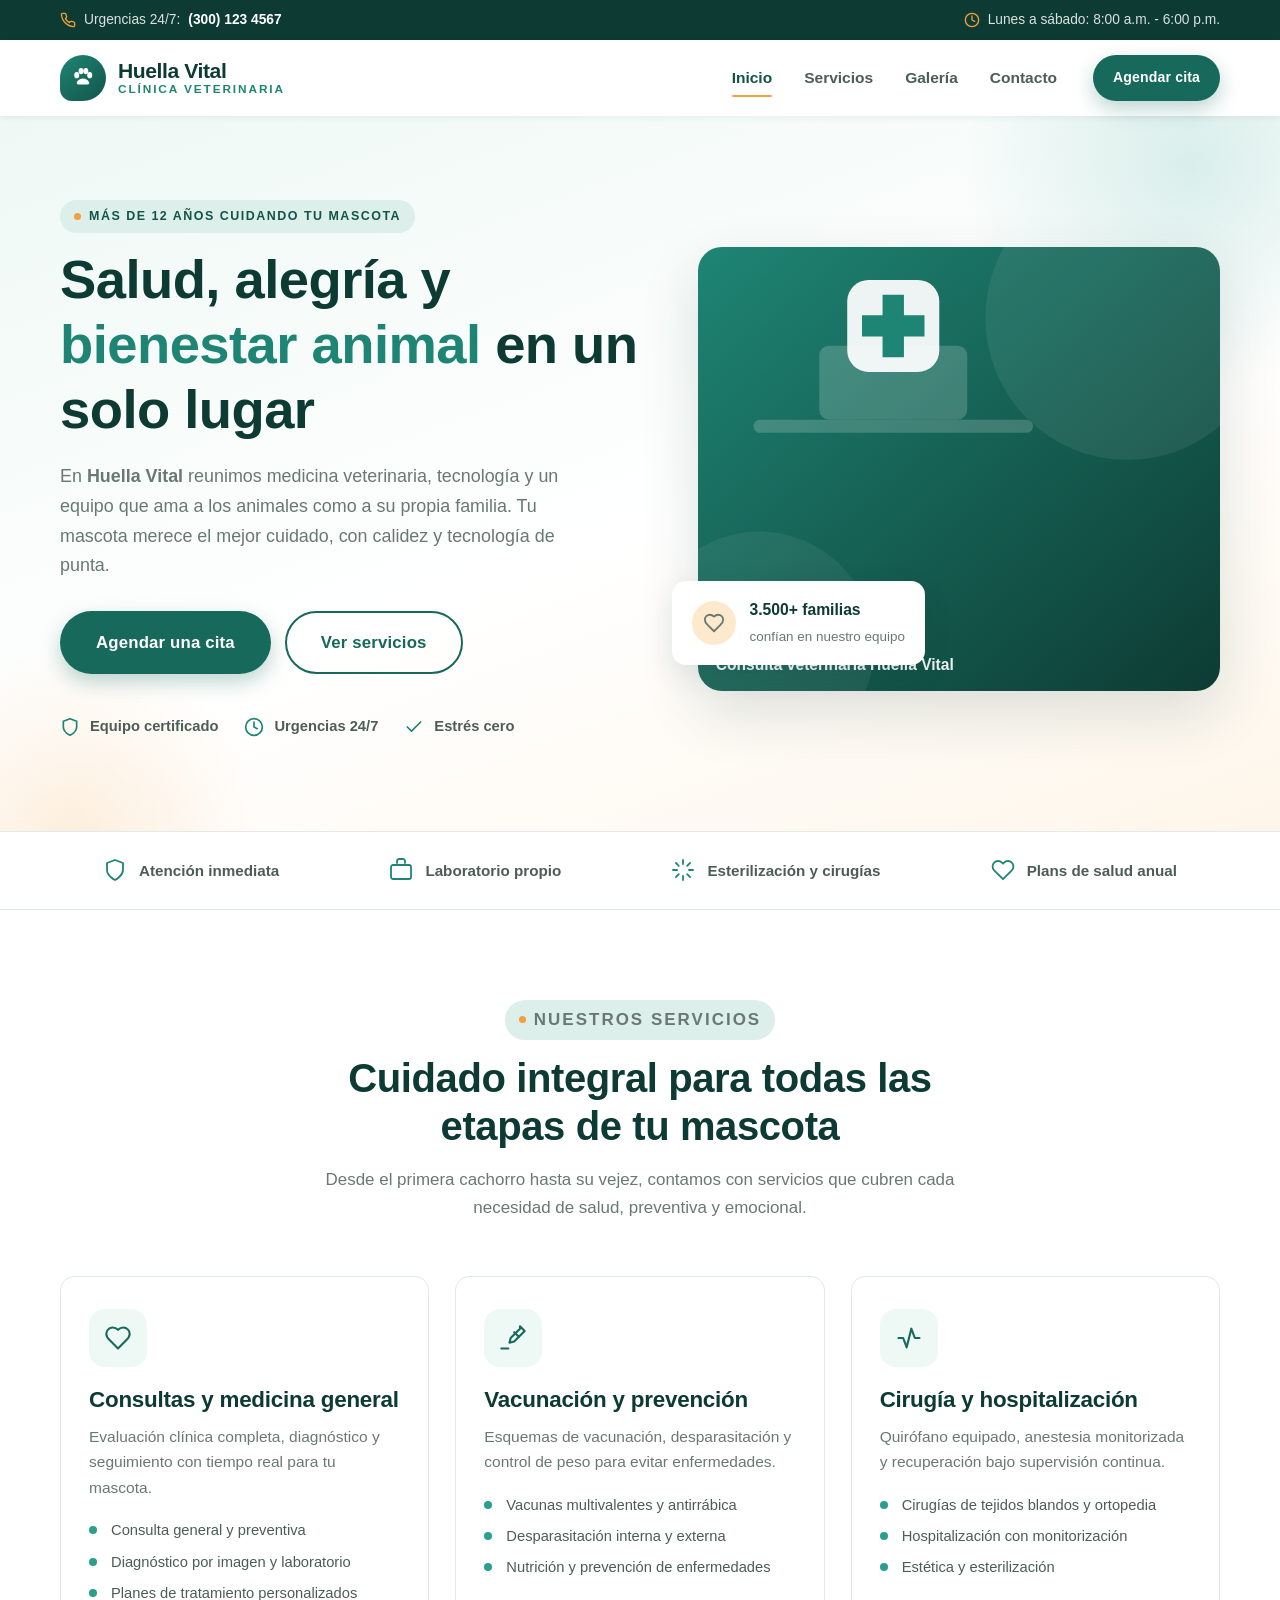
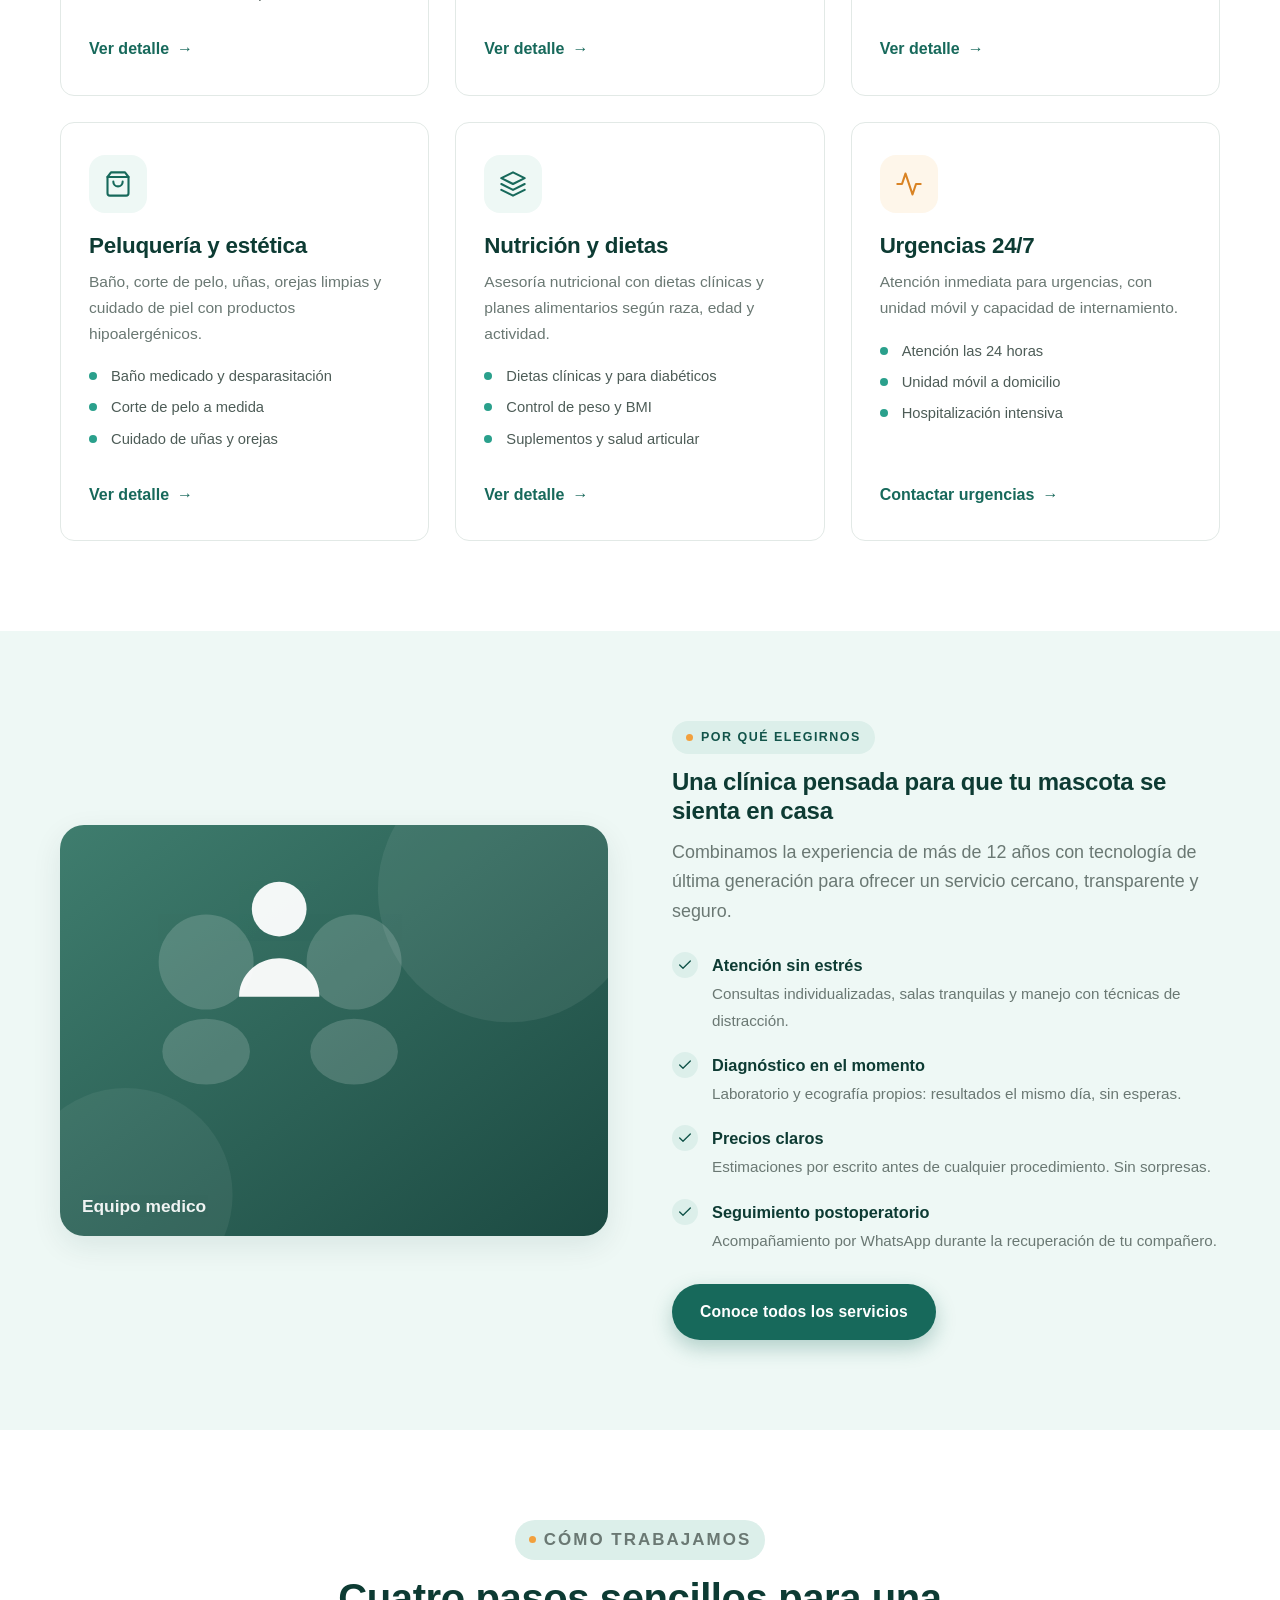
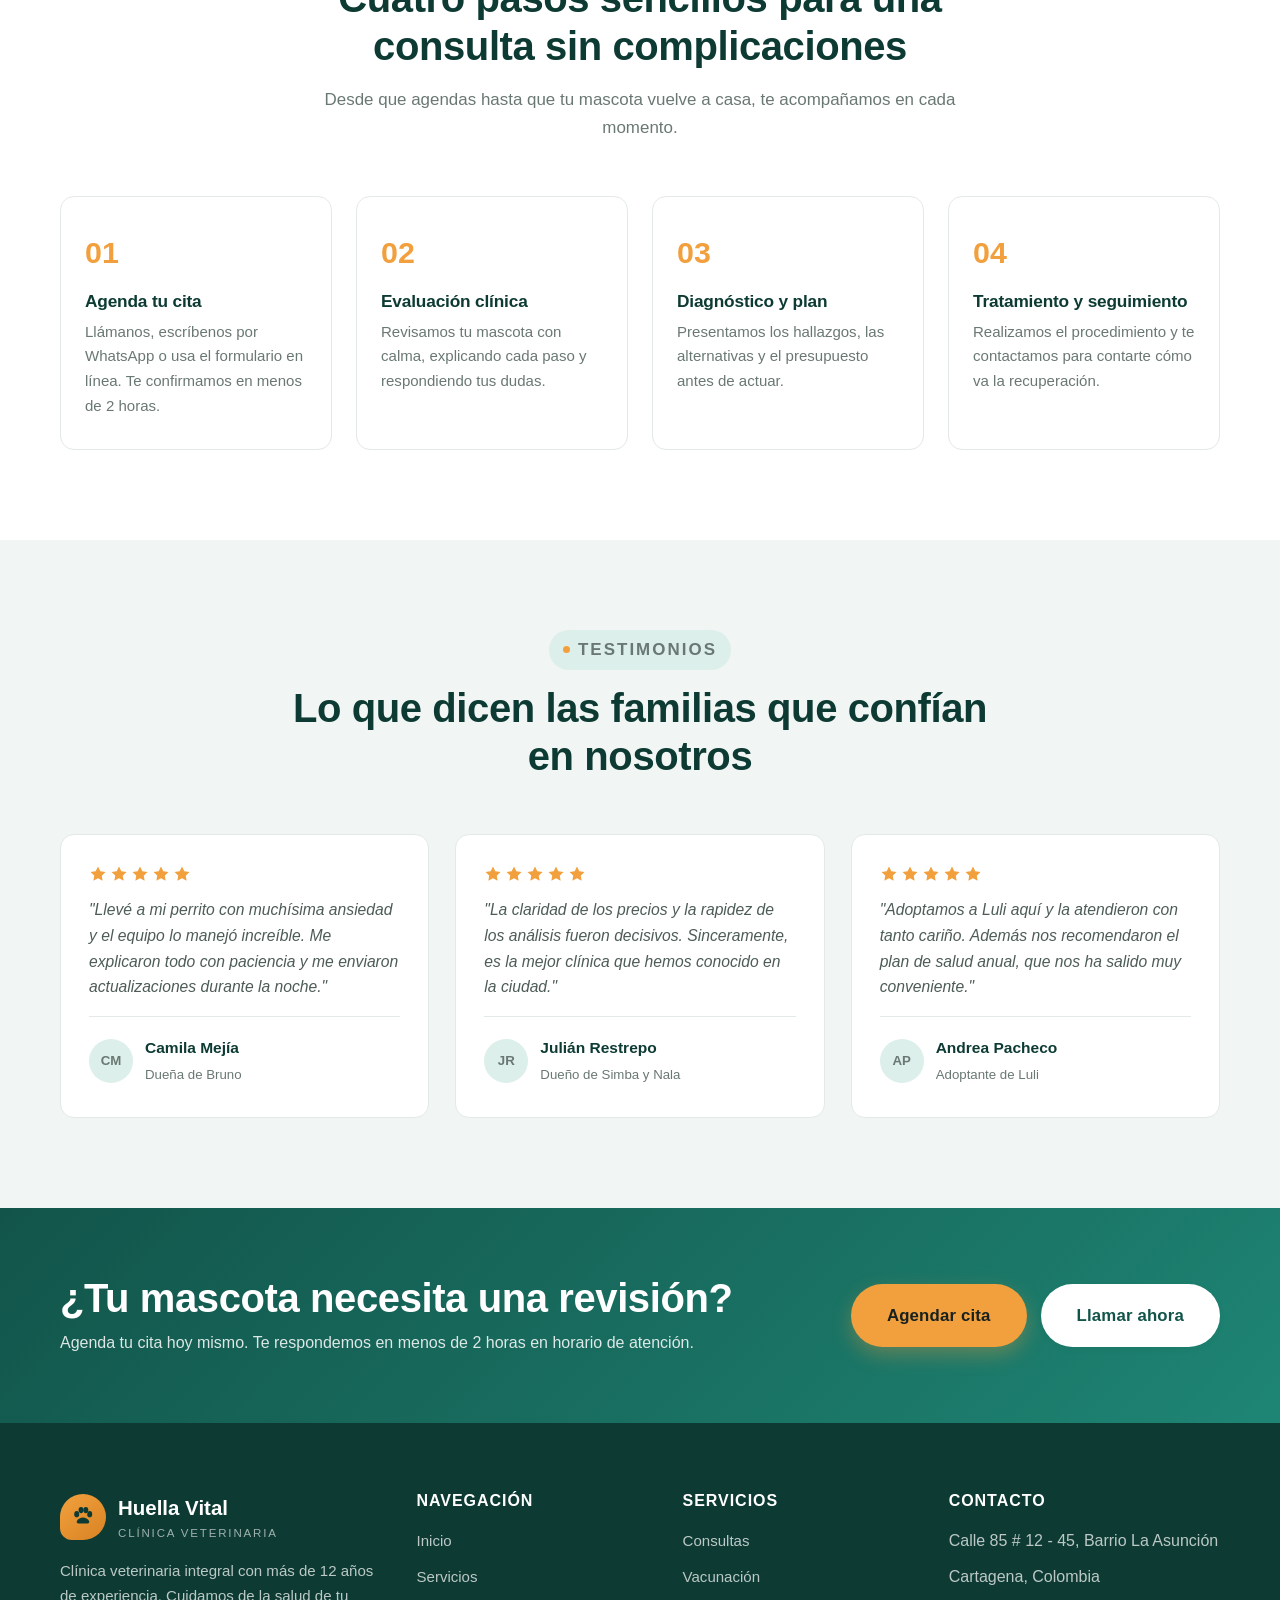
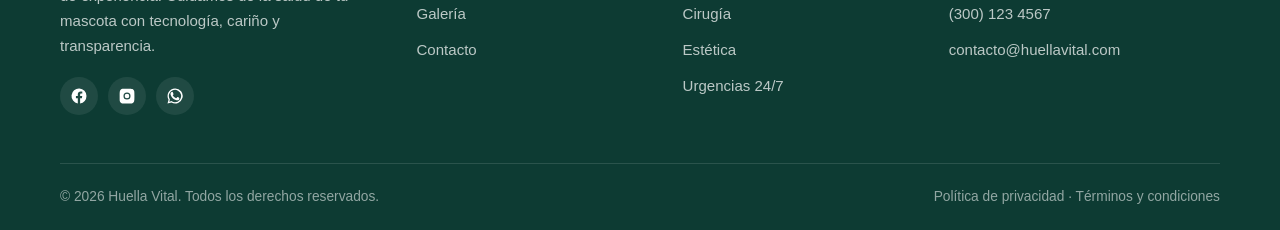
<file: index.html>
<!DOCTYPE html>
<html lang="es">
<head>
  <meta charset="UTF-8">
  <meta name="viewport" content="width=device-width, initial-scale=1.0">
  <meta name="description" content="Huella Vital es una clínica veterinaria integral: consultas, vacunación, cirugía, peluquería, hospitalización y urgencias 24/7 para tus mascotas.">
  <meta name="author" content="Huella Vital - Clínica Veterinaria">
  <meta name="keywords" content="veterinaria, clínica veterinaria, veterinaria Cartagena, consultas veterinarias, vacunación, urgencias veterinarias">
  <title>Huella Vital | Clínica Veterinaria - Cuidado integral para tu mascota</title>

  <link rel="icon" href="images/favicon.svg" type="image/svg+xml">
  <link rel="stylesheet" href="css/style.css">
  <script>document.documentElement.classList.add('js');</script>
</head>
<body>

  <!-- ======================= BARRA SUPERIOR ======================= -->
  <div class="topbar">
    <div class="container topbar__inner">
      <p class="topbar__item">
        <svg class="topbar__icon" viewBox="0 0 24 24" fill="none" stroke="currentColor" stroke-width="2" stroke-linecap="round" stroke-linejoin="round" aria-hidden="true">
          <path d="M22 16.92v3a2 2 0 0 1-2.18 2 19.79 19.79 0 0 1-8.63-3.07 19.5 19.5 0 0 1-6-6A19.79 19.79 0 0 1 2.12 4.18 2 2 0 0 1 4.11 2h3a2 2 0 0 1 2 1.72c.13.96.36 1.9.7 2.81a2 2 0 0 1-.45 2.11L8.09 9.91a16 16 0 0 0 6 6l1.27-1.27a2 2 0 0 1 2.11-.45c.9.34 1.85.57 2.81.7A2 2 0 0 1 22 16.92z"/>
        </svg>
        Urgencias 24/7: <a href="tel:+573001234567">(300) 123 4567</a>
      </p>
      <p class="topbar__item topbar__item--extra">
        <svg class="topbar__icon" viewBox="0 0 24 24" fill="none" stroke="currentColor" stroke-width="2" stroke-linecap="round" stroke-linejoin="round" aria-hidden="true">
          <circle cx="12" cy="12" r="10"/><polyline points="12 6 12 12 16 14"/>
        </svg>
        Lunes a sábado: 8:00 a.m. - 6:00 p.m.
      </p>
    </div>
  </div>

  <!-- ======================= CABECERA ======================= -->
  <header class="site-header">
    <div class="container">
      <div class="navbar__inner">

        <a class="brand" href="index.html" aria-label="Huella Vital, ir al inicio">
          <span class="brand__mark" aria-hidden="true">
            <svg viewBox="0 0 24 24"><path d="M12 12.5c-2.2 0-4.6 1.4-5.6 3.2-.6 1.1.2 2.4 1.5 2.4h8.2c1.3 0 2.1-1.3 1.5-2.4-1-1.8-3.4-3.2-5.6-3.2z"/><ellipse cx="6.2" cy="9.4" rx="2.3" ry="2.9"/><ellipse cx="10.2" cy="5.6" rx="2.3" ry="2.9"/><ellipse cx="14.6" cy="5.6" rx="2.3" ry="2.9"/><ellipse cx="18.2" cy="9.4" rx="2.3" ry="2.9"/></svg>
          </span>
          <span class="brand__text">
            <strong>Huella Vital</strong>
            <small>Clínica veterinaria</small>
          </span>
        </a>

        <nav class="nav" id="main-nav" aria-label="Navegación principal">
          <ul class="nav__list">
            <li><a class="nav__link" href="index.html">Inicio</a></li>
            <li><a class="nav__link" href="servicios.html">Servicios</a></li>
            <li><a class="nav__link" href="galeria.html">Galería</a></li>
            <li><a class="nav__link" href="contacto.html">Contacto</a></li>
          </ul>
          <a class="btn btn--primary btn--sm nav__cta" href="contacto.html#contacto-form">Agendar cita</a>
        </nav>

        <button class="nav__toggle" type="button" aria-expanded="false" aria-controls="main-nav" aria-label="Abrir menú de navegación">
          <span></span><span></span><span></span>
        </button>

      </div>
    </div>
  </header>

  <main>
    <!-- ======================= HERO ======================= -->
    <section class="hero">
      <div class="container">
        <div class="hero__inner">

          <div class="hero__content">
            <p class="eyebrow">Más de 12 años cuidando tu mascota</p>
            <h1 class="hero__title">Salud, alegría y <span>bienestar animal</span> en un solo lugar</h1>
            <p class="hero__text">
              En <strong>Huella Vital</strong> reunimos medicina veterinaria, tecnología
              y un equipo que ama a los animales como a su propia familia. Tu mascota
              merece el mejor cuidado, con calidez y tecnología de punta.
            </p>

            <div class="hero__actions">
              <a class="btn btn--primary btn--lg" href="contacto.html#contacto-form">Agendar una cita</a>
              <a class="btn btn--outline btn--lg" href="servicios.html">Ver servicios</a>
            </div>

            <div class="hero__badges">
              <span class="hero__badge">
                <svg viewBox="0 0 24 24" fill="none" stroke="currentColor" stroke-width="2" stroke-linecap="round" stroke-linejoin="round" aria-hidden="true"><path d="M12 22s8-4 8-10V5l-8-3-8 3v7c0 6 8 10 8 10z"/></svg>
                Equipo certificado
              </span>
              <span class="hero__badge">
                <svg viewBox="0 0 24 24" fill="none" stroke="currentColor" stroke-width="2" stroke-linecap="round" stroke-linejoin="round" aria-hidden="true"><circle cx="12" cy="12" r="10"/><polyline points="12 6 12 12 16 14"/></svg>
                Urgencias 24/7
              </span>
              <span class="hero__badge">
                <svg viewBox="0 0 24 24" fill="none" stroke="currentColor" stroke-width="2" stroke-linecap="round" stroke-linejoin="round" aria-hidden="true"><path d="M20 6 9 17l-5-5"/></svg>
                Estrés cero
              </span>
            </div>
          </div>

          <div class="hero__visual">
            <div class="hero__image">
              <img src="images/hero.svg" alt="Perro y gato en una consulta veterinaria de Huella Vital" width="640" height="540">
            </div>
            <div class="hero__card">
              <span class="hero__card-icon" aria-hidden="true">
                <svg viewBox="0 0 24 24" fill="none" stroke="currentColor" stroke-width="2" stroke-linecap="round" stroke-linejoin="round"><path d="M19 14c1.49-1.46 3-3.21 3-5.5A5.5 5.5 0 0 0 16.5 3c-1.76 0-3 .5-4.5 2-1.5-1.5-2.74-2-4.5-2A5.5 5.5 0 0 0 2 8.5c0 2.3 1.5 4.05 3 5.5l7 7Z"/></svg>
              </span>
              <div>
                <strong>3.500+ familias</strong>
                <span>confían en nuestro equipo</span>
              </div>
            </div>
          </div>

        </div>
      </div>
    </section>

    <!-- ======================= BARRA DE CONFIANZA ======================= -->
    <section class="trust" aria-label="Nuestros servicios destacados">
      <div class="container">
        <div class="trust__inner">
          <span class="trust__item">
            <svg viewBox="0 0 24 24" fill="none" stroke="currentColor" stroke-width="1.8" stroke-linecap="round" stroke-linejoin="round" aria-hidden="true"><path d="M12 22s8-4 8-10V5l-8-3-8 3v7c0 6 8 10 8 10z"/></svg>
            Atención inmediata
          </span>
          <span class="trust__item">
            <svg viewBox="0 0 24 24" fill="none" stroke="currentColor" stroke-width="1.8" stroke-linecap="round" stroke-linejoin="round" aria-hidden="true"><rect x="2" y="7" width="20" height="14" rx="2"/><path d="M16 5V3a2 2 0 0 0-2-2h-4a2 2 0 0 0-2 2v2"/></svg>
            Laboratorio propio
          </span>
          <span class="trust__item">
            <svg viewBox="0 0 24 24" fill="none" stroke="currentColor" stroke-width="1.8" stroke-linecap="round" stroke-linejoin="round" aria-hidden="true"><path d="M12 2v4M12 18v4M4.9 4.9l2.9 2.9M16.2 16.2l2.9 2.9M2 12h4M18 12h4M4.9 19.1l2.9-2.9M16.2 7.8l2.9-2.9"/></svg>
            Esterilización y cirugías
          </span>
          <span class="trust__item">
            <svg viewBox="0 0 24 24" fill="none" stroke="currentColor" stroke-width="1.8" stroke-linecap="round" stroke-linejoin="round" aria-hidden="true"><path d="M20.8 4.6a5.5 5.5 0 0 0-7.8 0L12 5.7l-1-1.1a5.5 5.5 0 0 0-7.8 7.8l8.8 8.8 8.8-8.8a5.5 5.5 0 0 0 0-7.8z"/></svg>
            Plans de salud anual
          </span>
        </div>
      </div>
    </section>

    <!-- ======================= SERVICIOS ======================= -->
    <section class="section" id="servicios">
      <div class="container">
        <div class="section-head reveal">
          <p class="eyebrow">Nuestros servicios</p>
          <h2>Cuidado integral para todas las etapas de tu mascota</h2>
          <p>Desde el primera cachorro hasta su vejez, contamos con servicios que cubren cada necesidad de salud, preventiva y emocional.</p>
        </div>

        <div class="grid grid--3">
          <article class="card reveal">
            <span class="card__icon" aria-hidden="true">
              <svg viewBox="0 0 24 24" fill="none" stroke="currentColor" stroke-width="1.8" stroke-linecap="round" stroke-linejoin="round"><path d="M19 14c1.49-1.46 3-3.21 3-5.5A5.5 5.5 0 0 0 16.5 3c-1.76 0-3 .5-4.5 2-1.5-1.5-2.74-2-4.5-2A5.5 5.5 0 0 0 2 8.5c0 2.3 1.5 4.05 3 5.5l7 7Z"/></svg>
            </span>
            <h3>Consultas y medicina general</h3>
            <p>Evaluación clínica completa, diagnóstico y seguimiento con tiempo real para tu mascota.</p>
            <ul>
              <li>Consulta general y preventiva</li>
              <li>Diagnóstico por imagen y laboratorio</li>
              <li>Planes de tratamiento personalizados</li>
            </ul>
            <div class="card__footer">
              <a class="link-arrow" href="servicios.html">Ver detalle</a>
            </div>
          </article>

          <article class="card reveal reveal-delay-1">
            <span class="card__icon" aria-hidden="true">
              <svg viewBox="0 0 24 24" fill="none" stroke="currentColor" stroke-width="1.8" stroke-linecap="round" stroke-linejoin="round"><path d="m18 2 4 4-9 9-4 1 1-4 8-8z"/><path d="m13 7 4 4"/><path d="M2 21h6"/></svg>
            </span>
            <h3>Vacunación y prevención</h3>
            <p>Esquemas de vacunación, desparasitación y control de peso para evitar enfermedades.</p>
            <ul>
              <li>Vacunas multivalentes y antirrábica</li>
              <li>Desparasitación interna y externa</li>
              <li>Nutrición y prevención de enfermedades</li>
            </ul>
            <div class="card__footer">
              <a class="link-arrow" href="servicios.html">Ver detalle</a>
            </div>
          </article>

          <article class="card reveal reveal-delay-2">
            <span class="card__icon" aria-hidden="true">
              <svg viewBox="0 0 24 24" fill="none" stroke="currentColor" stroke-width="1.8" stroke-linecap="round" stroke-linejoin="round"><path d="M3 12h4l3 8 4-16 3 8h4"/></svg>
            </span>
            <h3>Cirugía y hospitalización</h3>
            <p>Quirófano equipado, anestesia monitorizada y recuperación bajo supervisión continua.</p>
            <ul>
              <li>Cirugías de tejidos blandos y ortopedia</li>
              <li>Hospitalización con monitorización</li>
              <li>Estética y esterilización</li>
            </ul>
            <div class="card__footer">
              <a class="link-arrow" href="servicios.html">Ver detalle</a>
            </div>
          </article>

          <article class="card reveal">
            <span class="card__icon" aria-hidden="true">
              <svg viewBox="0 0 24 24" fill="none" stroke="currentColor" stroke-width="1.8" stroke-linecap="round" stroke-linejoin="round"><path d="M6 2 3 6v14a2 2 0 0 0 2 2h14a2 2 0 0 0 2-2V6l-3-4z"/><path d="M3 6h18"/><path d="M16 10a4 4 0 0 1-8 0"/></svg>
            </span>
            <h3>Peluquería y estética</h3>
            <p>Baño, corte de pelo, uñas, orejas limpias y cuidado de piel con productos hipoalergénicos.</p>
            <ul>
              <li>Baño medicado y desparasitación</li>
              <li>Corte de pelo a medida</li>
              <li>Cuidado de uñas y orejas</li>
            </ul>
            <div class="card__footer">
              <a class="link-arrow" href="servicios.html">Ver detalle</a>
            </div>
          </article>

          <article class="card reveal reveal-delay-1">
            <span class="card__icon" aria-hidden="true">
              <svg viewBox="0 0 24 24" fill="none" stroke="currentColor" stroke-width="1.8" stroke-linecap="round" stroke-linejoin="round"><path d="M12 2 2 7l10 5 10-5-10-5z"/><path d="m2 17 10 5 10-5"/><path d="m2 12 10 5 10-5"/></svg>
            </span>
            <h3>Nutrición y dietas</h3>
            <p>Asesoría nutricional con dietas clínicas y planes alimentarios según raza, edad y actividad.</p>
            <ul>
              <li>Dietas clínicas y para diabéticos</li>
              <li>Control de peso y BMI</li>
              <li>Suplementos y salud articular</li>
            </ul>
            <div class="card__footer">
              <a class="link-arrow" href="servicios.html">Ver detalle</a>
            </div>
          </article>

          <article class="card card--accent reveal reveal-delay-2">
            <span class="card__icon" aria-hidden="true">
              <svg viewBox="0 0 24 24" fill="none" stroke="currentColor" stroke-width="1.8" stroke-linecap="round" stroke-linejoin="round"><path d="M22 12h-4l-3 9L9 3l-3 9H2"/></svg>
            </span>
            <h3>Urgencias 24/7</h3>
            <p>Atención inmediata para urgencias, con unidad móvil y capacidad de internamiento.</p>
            <ul>
              <li>Atención las 24 horas</li>
              <li>Unidad móvil a domicilio</li>
              <li>Hospitalización intensiva</li>
            </ul>
            <div class="card__footer">
              <a class="link-arrow" href="contacto.html">Contactar urgencias</a>
            </div>
          </article>
        </div>
      </div>
    </section>

    <!-- ======================= POR QUÉ NOSOTROS ======================= -->
    <section class="section section--alt">
      <div class="container">
        <div class="split">
          <div class="split__media reveal">
            <img src="images/equipo.svg" alt="Equipo médico de la clínica veterinaria Huella Vital" width="600" height="450" loading="lazy">
          </div>

          <div class="reveal reveal-delay-1">
            <p class="eyebrow">Por qué elegirnos</p>
            <h2>Una clínica pensada para que tu mascota se sienta en casa</h2>
            <p class="lead">Combinamos la experiencia de más de 12 años con tecnología de última generación para ofrecer un servicio cercano, transparente y seguro.</p>

            <ul class="feature-list">
              <li>
                <svg viewBox="0 0 24 24" fill="none" stroke="currentColor" stroke-width="2" stroke-linecap="round" stroke-linejoin="round" aria-hidden="true"><path d="M20 6 9 17l-5-5"/></svg>
                <div>
                  <strong>Atención sin estrés</strong>
                  <span>Consultas individualizadas, salas tranquilas y manejo con técnicas de distracción.</span>
                </div>
              </li>
              <li>
                <svg viewBox="0 0 24 24" fill="none" stroke="currentColor" stroke-width="2" stroke-linecap="round" stroke-linejoin="round" aria-hidden="true"><path d="M20 6 9 17l-5-5"/></svg>
                <div>
                  <strong>Diagnóstico en el momento</strong>
                  <span>Laboratorio y ecografía propios: resultados el mismo día, sin esperas.</span>
                </div>
              </li>
              <li>
                <svg viewBox="0 0 24 24" fill="none" stroke="currentColor" stroke-width="2" stroke-linecap="round" stroke-linejoin="round" aria-hidden="true"><path d="M20 6 9 17l-5-5"/></svg>
                <div>
                  <strong>Precios claros</strong>
                  <span>Estimaciones por escrito antes de cualquier procedimiento. Sin sorpresas.</span>
                </div>
              </li>
              <li>
                <svg viewBox="0 0 24 24" fill="none" stroke="currentColor" stroke-width="2" stroke-linecap="round" stroke-linejoin="round" aria-hidden="true"><path d="M20 6 9 17l-5-5"/></svg>
                <div>
                  <strong>Seguimiento postoperatorio</strong>
                  <span>Acompañamiento por WhatsApp durante la recuperación de tu compañero.</span>
                </div>
              </li>
            </ul>

            <a class="btn btn--primary" href="servicios.html">Conoce todos los servicios</a>
          </div>
        </div>
      </div>
    </section>

    <!-- ======================= PROCESO ======================= -->
    <section class="section">
      <div class="container">
        <div class="section-head reveal">
          <p class="eyebrow">Cómo trabajamos</p>
          <h2>Cuatro pasos sencillos para una consulta sin complicaciones</h2>
          <p>Desde que agendas hasta que tu mascota vuelve a casa, te acompañamos en cada momento.</p>
        </div>

        <div class="steps">
          <div class="step reveal">
            <h3>Agenda tu cita</h3>
            <p>Llámanos, escríbenos por WhatsApp o usa el formulario en línea. Te confirmamos en menos de 2 horas.</p>
          </div>
          <div class="step reveal reveal-delay-1">
            <h3>Evaluación clínica</h3>
            <p>Revisamos tu mascota con calma, explicando cada paso y respondiendo tus dudas.</p>
          </div>
          <div class="step reveal reveal-delay-2">
            <h3>Diagnóstico y plan</h3>
            <p>Presentamos los hallazgos, las alternativas y el presupuesto antes de actuar.</p>
          </div>
          <div class="step reveal reveal-delay-3">
            <h3>Tratamiento y seguimiento</h3>
            <p>Realizamos el procedimiento y te contactamos para contarte cómo va la recuperación.</p>
          </div>
        </div>
      </div>
    </section>

    <!-- ======================= TESTIMONIOS ======================= -->
    <section class="section section--gris">
      <div class="container">
        <div class="section-head reveal">
          <p class="eyebrow">Testimonios</p>
          <h2>Lo que dicen las familias que confían en nosotros</h2>
        </div>

        <div class="grid grid--3">
          <article class="testimonial reveal">
            <div class="testimonial__stars" aria-label="5 de 5 estrellas">
              <svg viewBox="0 0 24 24" aria-hidden="true"><path d="m12 2 3.1 6.3 6.9 1-5 4.9 1.2 6.9L12 17.8 5.8 21l1.2-6.9-5-4.9 6.9-1L12 2z"/></svg>
              <svg viewBox="0 0 24 24" aria-hidden="true"><path d="m12 2 3.1 6.3 6.9 1-5 4.9 1.2 6.9L12 17.8 5.8 21l1.2-6.9-5-4.9 6.9-1L12 2z"/></svg>
              <svg viewBox="0 0 24 24" aria-hidden="true"><path d="m12 2 3.1 6.3 6.9 1-5 4.9 1.2 6.9L12 17.8 5.8 21l1.2-6.9-5-4.9 6.9-1L12 2z"/></svg>
              <svg viewBox="0 0 24 24" aria-hidden="true"><path d="m12 2 3.1 6.3 6.9 1-5 4.9 1.2 6.9L12 17.8 5.8 21l1.2-6.9-5-4.9 6.9-1L12 2z"/></svg>
              <svg viewBox="0 0 24 24" aria-hidden="true"><path d="m12 2 3.1 6.3 6.9 1-5 4.9 1.2 6.9L12 17.8 5.8 21l1.2-6.9-5-4.9 6.9-1L12 2z"/></svg>
            </div>
            <p>"Llevé a mi perrito con muchísima ansiedad y el equipo lo manejó increíble. Me explicaron todo con paciencia y me enviaron actualizaciones durante la noche."</p>
            <div class="testimonial__author">
              <span class="testimonial__avatar" aria-hidden="true">CM</span>
              <div>
                <strong>Camila Mejía</strong>
                <span>Dueña de Bruno</span>
              </div>
            </div>
          </article>

          <article class="testimonial reveal reveal-delay-1">
            <div class="testimonial__stars" aria-label="5 de 5 estrellas">
              <svg viewBox="0 0 24 24" aria-hidden="true"><path d="m12 2 3.1 6.3 6.9 1-5 4.9 1.2 6.9L12 17.8 5.8 21l1.2-6.9-5-4.9 6.9-1L12 2z"/></svg>
              <svg viewBox="0 0 24 24" aria-hidden="true"><path d="m12 2 3.1 6.3 6.9 1-5 4.9 1.2 6.9L12 17.8 5.8 21l1.2-6.9-5-4.9 6.9-1L12 2z"/></svg>
              <svg viewBox="0 0 24 24" aria-hidden="true"><path d="m12 2 3.1 6.3 6.9 1-5 4.9 1.2 6.9L12 17.8 5.8 21l1.2-6.9-5-4.9 6.9-1L12 2z"/></svg>
              <svg viewBox="0 0 24 24" aria-hidden="true"><path d="m12 2 3.1 6.3 6.9 1-5 4.9 1.2 6.9L12 17.8 5.8 21l1.2-6.9-5-4.9 6.9-1L12 2z"/></svg>
              <svg viewBox="0 0 24 24" aria-hidden="true"><path d="m12 2 3.1 6.3 6.9 1-5 4.9 1.2 6.9L12 17.8 5.8 21l1.2-6.9-5-4.9 6.9-1L12 2z"/></svg>
            </div>
            <p>"La claridad de los precios y la rapidez de los análisis fueron decisivos. Sinceramente, es la mejor clínica que hemos conocido en la ciudad."</p>
            <div class="testimonial__author">
              <span class="testimonial__avatar" aria-hidden="true">JR</span>
              <div>
                <strong>Julián Restrepo</strong>
                <span>Dueño de Simba y Nala</span>
              </div>
            </div>
          </article>

          <article class="testimonial reveal reveal-delay-2">
            <div class="testimonial__stars" aria-label="5 de 5 estrellas">
              <svg viewBox="0 0 24 24" aria-hidden="true"><path d="m12 2 3.1 6.3 6.9 1-5 4.9 1.2 6.9L12 17.8 5.8 21l1.2-6.9-5-4.9 6.9-1L12 2z"/></svg>
              <svg viewBox="0 0 24 24" aria-hidden="true"><path d="m12 2 3.1 6.3 6.9 1-5 4.9 1.2 6.9L12 17.8 5.8 21l1.2-6.9-5-4.9 6.9-1L12 2z"/></svg>
              <svg viewBox="0 0 24 24" aria-hidden="true"><path d="m12 2 3.1 6.3 6.9 1-5 4.9 1.2 6.9L12 17.8 5.8 21l1.2-6.9-5-4.9 6.9-1L12 2z"/></svg>
              <svg viewBox="0 0 24 24" aria-hidden="true"><path d="m12 2 3.1 6.3 6.9 1-5 4.9 1.2 6.9L12 17.8 5.8 21l1.2-6.9-5-4.9 6.9-1L12 2z"/></svg>
              <svg viewBox="0 0 24 24" aria-hidden="true"><path d="m12 2 3.1 6.3 6.9 1-5 4.9 1.2 6.9L12 17.8 5.8 21l1.2-6.9-5-4.9 6.9-1L12 2z"/></svg>
            </div>
            <p>"Adoptamos a Luli aquí y la atendieron con tanto cariño. Además nos recomendaron el plan de salud anual, que nos ha salido muy conveniente."</p>
            <div class="testimonial__author">
              <span class="testimonial__avatar" aria-hidden="true">AP</span>
              <div>
                <strong>Andrea Pacheco</strong>
                <span>Adoptante de Luli</span>
              </div>
            </div>
          </article>
        </div>
      </div>
    </section>

    <!-- ======================= CTA ======================= -->
    <section class="cta-band">
      <div class="container">
        <div class="cta-band__inner">
          <div>
            <h2>¿Tu mascota necesita una revisión?</h2>
            <p>Agenda tu cita hoy mismo. Te respondemos en menos de 2 horas en horario de atención.</p>
          </div>
          <div class="cta-band__actions">
            <a class="btn btn--accent btn--lg" href="contacto.html#contacto-form">Agendar cita</a>
            <a class="btn btn--light btn--lg" href="tel:+573001234567">Llamar ahora</a>
          </div>
        </div>
      </div>
    </section>
  </main>

  <!-- ======================= PIE DE PAGINA ======================= -->
  <footer class="site-footer">
    <div class="container">
      <div class="footer__grid">

        <div>
          <a class="footer__brand" href="index.html">
            <span class="brand__mark" aria-hidden="true">
              <svg viewBox="0 0 24 24"><path d="M12 12.5c-2.2 0-4.6 1.4-5.6 3.2-.6 1.1.2 2.4 1.5 2.4h8.2c1.3 0 2.1-1.3 1.5-2.4-1-1.8-3.4-3.2-5.6-3.2z"/><ellipse cx="6.2" cy="9.4" rx="2.3" ry="2.9"/><ellipse cx="10.2" cy="5.6" rx="2.3" ry="2.9"/><ellipse cx="14.6" cy="5.6" rx="2.3" ry="2.9"/><ellipse cx="18.2" cy="9.4" rx="2.3" ry="2.9"/></svg>
            </span>
            <span>
              <strong>Huella Vital</strong>
              <small>Clínica veterinaria</small>
            </span>
          </a>
          <p>Clínica veterinaria integral con más de 12 años de experiencia. Cuidamos de la salud de tu mascota con tecnología, cariño y transparencia.</p>

          <div class="social">
            <a href="#" aria-label="Facebook">
              <svg viewBox="0 0 24 24" aria-hidden="true"><path d="M22 12a10 10 0 1 0-11.6 9.9v-7H7.9V12h2.5V9.8c0-2.5 1.5-3.9 3.8-3.9 1.1 0 2.2.2 2.2.2v2.5h-1.3c-1.2 0-1.6.8-1.6 1.6V12h2.8l-.4 2.9h-2.4v7A10 10 0 0 0 22 12z"/></svg>
            </a>
            <a href="#" aria-label="Instagram">
              <svg viewBox="0 0 24 24" aria-hidden="true"><path d="M12 2.2c3.2 0 3.6 0 4.9.1 1.2.1 1.8.3 2.2.4.6.2 1 .5 1.4.9.4.4.7.8.9 1.4.2.4.4 1 .4 2.2.1 1.3.1 1.7.1 4.9s0 3.6-.1 4.9c-.1 1.2-.3 1.8-.4 2.2-.2.6-.5 1-.9 1.4-.4.4-.8.7-1.4.9-.4.2-1 .4-2.2.4-1.3.1-1.7.1-4.9.1s-3.6 0-4.9-.1c-1.2-.1-1.8-.3-2.2-.4-.6-.2-1-.5-1.4-.9-.4-.4-.7-.8-.9-1.4-.2-.4-.4-1-.4-2.2C2.2 15.6 2.2 15.2 2.2 12s0-3.6.1-4.9c.1-1.2.3-1.8.4-2.2.2-.6.5-1 .9-1.4.4-.4.8-.7 1.4-.9.4-.2 1-.4 2.2-.4C8.4 2.2 8.8 2.2 12 2.2zm0 5.1a4.7 4.7 0 1 0 0 9.4 4.7 4.7 0 0 0 0-9.4zm0 7.8a3.1 3.1 0 1 1 0-6.2 3.1 3.1 0 0 1 0 6.2zm6.1-8a1.1 1.1 0 1 1-2.2 0 1.1 1.1 0 0 1 2.2 0z"/></svg>
            </a>
            <a href="#" aria-label="WhatsApp">
              <svg viewBox="0 0 24 24" aria-hidden="true"><path d="M17.5 14.4c-.3-.2-1.7-.9-2-1-.3-.1-.5-.1-.7.2-.2.3-.7 1-.9 1.2-.2.2-.3.2-.6.1-.3-.2-1.3-.5-2.4-1.5-.9-.8-1.5-1.8-1.7-2.1-.2-.3 0-.5.1-.6l.4-.5c.2-.2.2-.3.3-.5.1-.2 0-.4 0-.5 0-.2-.7-1.6-.9-2.2-.2-.6-.5-.5-.7-.5h-.6c-.2 0-.5.1-.8.4-.3.3-1 1-1 2.5s1.1 2.9 1.2 3.1c.2.2 2.1 3.2 5 4.5.7.3 1.2.5 1.7.6.7.2 1.3.2 1.8.1.6-.1 1.7-.7 1.9-1.4.2-.7.2-1.3.2-1.4-.1-.2-.3-.3-.5-.4zM12 2a10 10 0 0 0-8.6 15L2 22l5.2-1.4A10 10 0 1 0 12 2zm0 18.2a8.2 8.2 0 0 1-4.2-1.2l-.3-.2-3.1.8.8-3-.2-.3A8.2 8.2 0 1 1 12 20.2z"/></svg>
            </a>
          </div>
        </div>

        <div>
          <h4>Navegación</h4>
          <ul class="footer__list">
            <li><a href="index.html">Inicio</a></li>
            <li><a href="servicios.html">Servicios</a></li>
            <li><a href="galeria.html">Galería</a></li>
            <li><a href="contacto.html">Contacto</a></li>
          </ul>
        </div>

        <div>
          <h4>Servicios</h4>
          <ul class="footer__list">
            <li><a href="servicios.html#consultas">Consultas</a></li>
            <li><a href="servicios.html#vacunacion">Vacunación</a></li>
            <li><a href="servicios.html#cirugia">Cirugía</a></li>
            <li><a href="servicios.html#estetica">Estética</a></li>
            <li><a href="servicios.html#urgencias">Urgencias 24/7</a></li>
          </ul>
        </div>

        <div>
          <h4>Contacto</h4>
          <ul class="footer__list">
            <li>Calle 85 # 12 - 45, Barrio La Asunción</li>
            <li>Cartagena, Colombia</li>
            <li><a href="tel:+573001234567">(300) 123 4567</a></li>
            <li><a href="mailto:contacto@huellavital.com">contacto@huellavital.com</a></li>
          </ul>
        </div>

      </div>

      <div class="footer__bottom">
        <p>&copy; <span data-year>2026</span> Huella Vital. Todos los derechos reservados.</p>
        <p><a href="contacto.html">Política de privacidad</a> &middot; <a href="contacto.html">Términos y condiciones</a></p>
      </div>
    </div>
  </footer>

  <button class="to-top" type="button" aria-label="Volver arriba">
    <svg viewBox="0 0 24 24" aria-hidden="true"><path d="M12 19V5M5 12l7-7 7 7"/></svg>
  </button>

  <script src="js/script.js" defer></script>
</body>
</html>
</file>
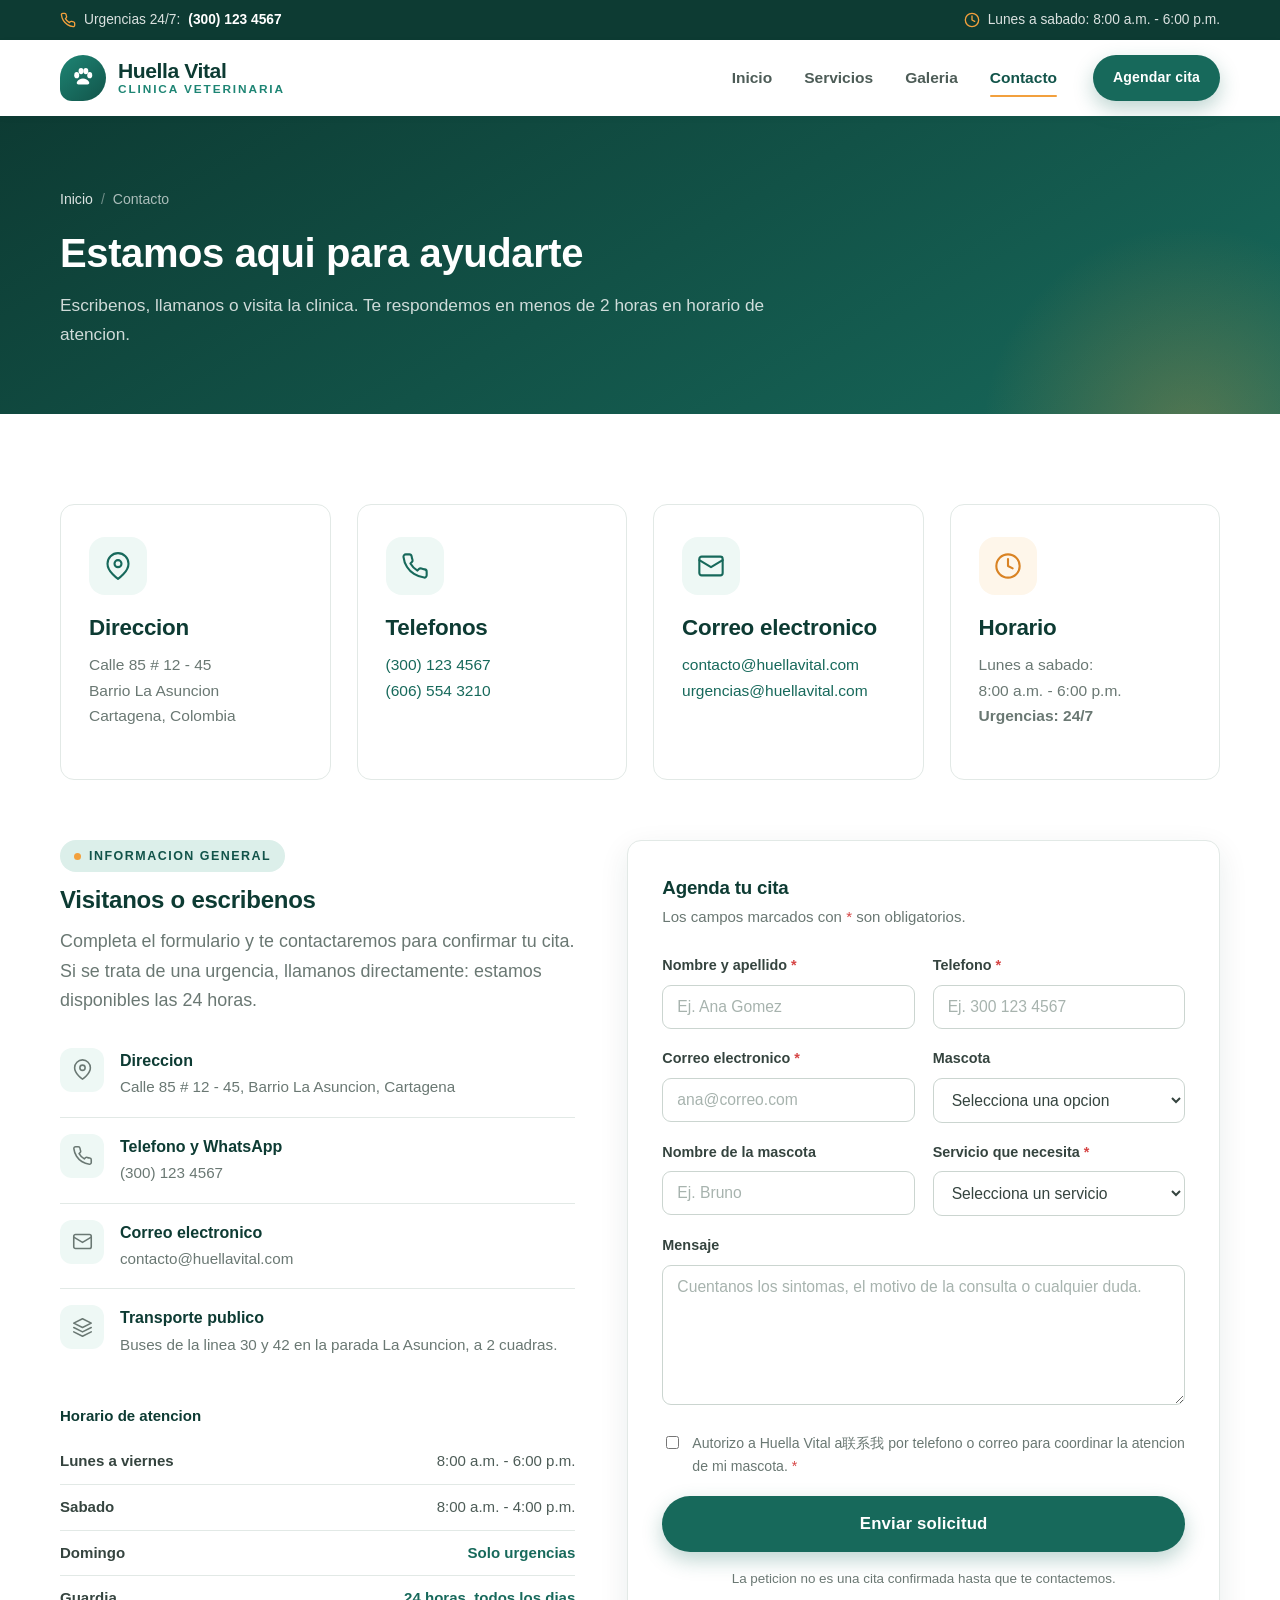
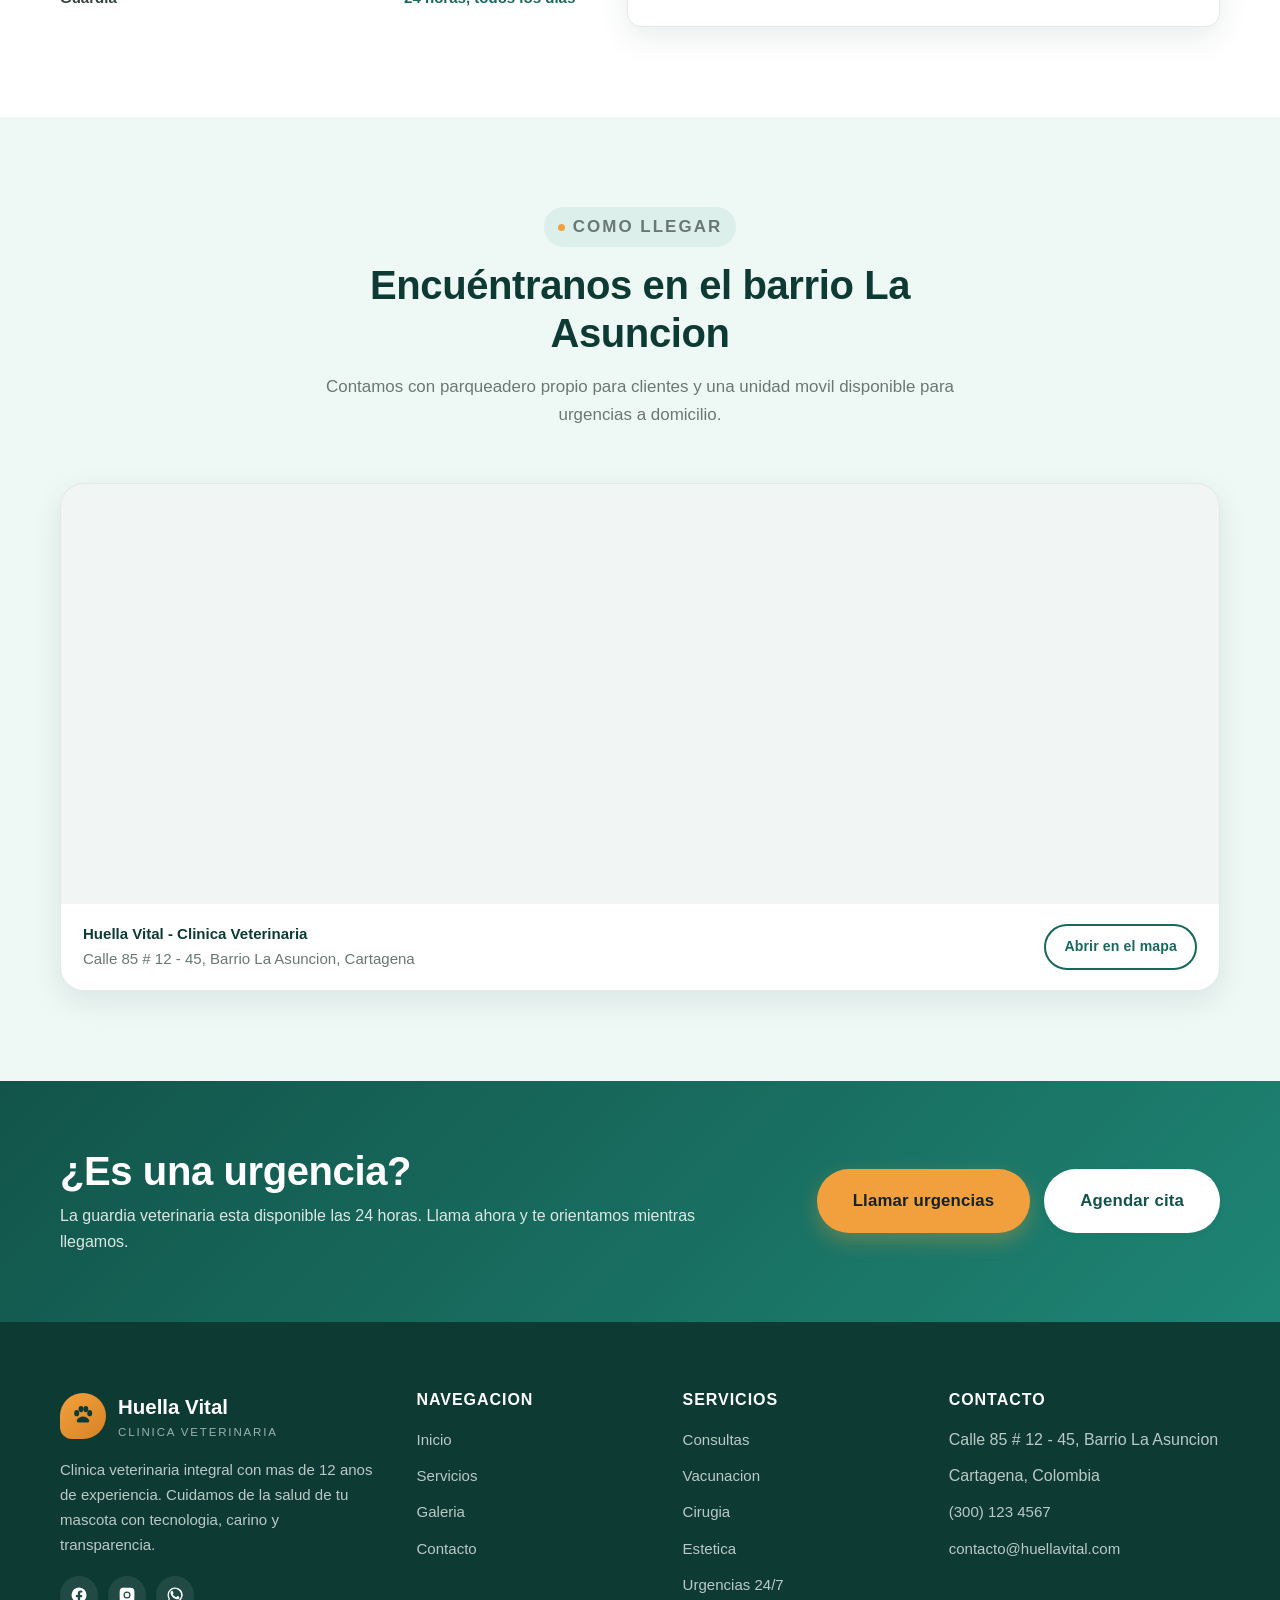
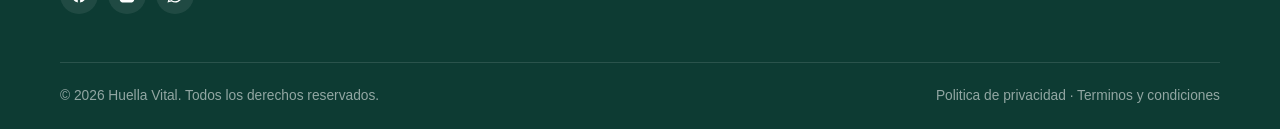
<file: contacto.html>
<!DOCTYPE html>
<html lang="es">
<head>
  <meta charset="UTF-8">
  <meta name="viewport" content="width=device-width, initial-scale=1.0">
  <meta name="description" content="Contacta a Huella Vital Clinica Veterinaria en Cartagena: direccion, telefono, correo, horarios, formulario de cita y mapa de ubicacion.">
  <meta name="author" content="Huella Vital - Clinica Veterinaria">
  <meta name="keywords" content="contacto veterinaria, veterinary Cartagena, agendar cita veterinaria, telefono veterinaria, direccion clinica veterinaria">
  <title>Contacto | Huella Vital - Clinica Veterinaria</title>

  <link rel="icon" href="images/favicon.svg" type="image/svg+xml">
  <link rel="stylesheet" href="css/style.css">
  <script>document.documentElement.classList.add('js');</script>
</head>
<body>

  <!-- ======================= BARRA SUPERIOR ======================= -->
  <div class="topbar">
    <div class="container topbar__inner">
      <p class="topbar__item">
        <svg class="topbar__icon" viewBox="0 0 24 24" fill="none" stroke="currentColor" stroke-width="2" stroke-linecap="round" stroke-linejoin="round" aria-hidden="true">
          <path d="M22 16.92v3a2 2 0 0 1-2.18 2 19.79 19.79 0 0 1-8.63-3.07 19.5 19.5 0 0 1-6-6A19.79 19.79 0 0 1 2.12 4.18 2 2 0 0 1 4.11 2h3a2 2 0 0 1 2 1.72c.13.96.36 1.9.7 2.81a2 2 0 0 1-.45 2.11L8.09 9.91a16 16 0 0 0 6 6l1.27-1.27a2 2 0 0 1 2.11-.45c.9.34 1.85.57 2.81.7A2 2 0 0 1 22 16.92z"/>
        </svg>
        Urgencias 24/7: <a href="tel:+573001234567">(300) 123 4567</a>
      </p>
      <p class="topbar__item topbar__item--extra">
        <svg class="topbar__icon" viewBox="0 0 24 24" fill="none" stroke="currentColor" stroke-width="2" stroke-linecap="round" stroke-linejoin="round" aria-hidden="true">
          <circle cx="12" cy="12" r="10"/><polyline points="12 6 12 12 16 14"/>
        </svg>
        Lunes a sabado: 8:00 a.m. - 6:00 p.m.
      </p>
    </div>
  </div>

  <!-- ======================= CABECERA ======================= -->
  <header class="site-header">
    <div class="container">
      <div class="navbar__inner">

        <a class="brand" href="index.html" aria-label="Huella Vital, ir al inicio">
          <span class="brand__mark" aria-hidden="true">
            <svg viewBox="0 0 24 24"><path d="M12 12.5c-2.2 0-4.6 1.4-5.6 3.2-.6 1.1.2 2.4 1.5 2.4h8.2c1.3 0 2.1-1.3 1.5-2.4-1-1.8-3.4-3.2-5.6-3.2z"/><ellipse cx="6.2" cy="9.4" rx="2.3" ry="2.9"/><ellipse cx="10.2" cy="5.6" rx="2.3" ry="2.9"/><ellipse cx="14.6" cy="5.6" rx="2.3" ry="2.9"/><ellipse cx="18.2" cy="9.4" rx="2.3" ry="2.9"/></svg>
          </span>
          <span class="brand__text">
            <strong>Huella Vital</strong>
            <small>Clinica veterinaria</small>
          </span>
        </a>

        <nav class="nav" id="main-nav" aria-label="Navegacion principal">
          <ul class="nav__list">
            <li><a class="nav__link" href="index.html">Inicio</a></li>
            <li><a class="nav__link" href="servicios.html">Servicios</a></li>
            <li><a class="nav__link" href="galeria.html">Galeria</a></li>
            <li><a class="nav__link" href="contacto.html">Contacto</a></li>
          </ul>
          <a class="btn btn--primary btn--sm nav__cta" href="contacto.html#contacto-form">Agendar cita</a>
        </nav>

        <button class="nav__toggle" type="button" aria-expanded="false" aria-controls="main-nav" aria-label="Abrir menu de navegacion">
          <span></span><span></span><span></span>
        </button>

      </div>
    </div>
  </header>

  <main>
    <!-- ======================= ENCABEZADO DE PAGINA ======================= -->
    <section class="page-hero">
      <div class="container">
        <div class="page-hero__inner">
          <ol class="breadcrumb">
            <li><a href="index.html">Inicio</a></li>
            <li>Contacto</li>
          </ol>
          <h1>Estamos aqui para ayudarte</h1>
          <p>Escribenos, llamanos o visita la clinica. Te respondemos en menos de 2 horas en horario de atencion.</p>
        </div>
      </div>
    </section>

    <!-- ======================= DATOS DE CONTACTO ======================= -->
    <section class="section">
      <div class="container">

        <div class="grid grid--4" style="margin-bottom:60px">

          <article class="card reveal">
            <span class="card__icon" aria-hidden="true">
              <svg viewBox="0 0 24 24" fill="none" stroke="currentColor" stroke-width="1.8" stroke-linecap="round" stroke-linejoin="round"><path d="M21 10c0 7-9 13-9 13s-9-6-9-13a9 9 0 0 1 18 0z"/><circle cx="12" cy="10" r="3"/></svg>
            </span>
            <h3>Direccion</h3>
            <p>Calle 85 # 12 - 45<br>Barrio La Asuncion<br>Cartagena, Colombia</p>
          </article>

          <article class="card reveal reveal-delay-1">
            <span class="card__icon" aria-hidden="true">
              <svg viewBox="0 0 24 24" fill="none" stroke="currentColor" stroke-width="1.8" stroke-linecap="round" stroke-linejoin="round"><path d="M22 16.92v3a2 2 0 0 1-2.18 2 19.79 19.79 0 0 1-8.63-3.07 19.5 19.5 0 0 1-6-6A19.79 19.79 0 0 1 2.12 4.18 2 2 0 0 1 4.11 2h3a2 2 0 0 1 2 1.72c.13.96.36 1.9.7 2.81a2 2 0 0 1-.45 2.11L8.09 9.91a16 16 0 0 0 6 6l1.27-1.27a2 2 0 0 1 2.11-.45c.9.34 1.85.57 2.81.7A2 2 0 0 1 22 16.92z"/></svg>
            </span>
            <h3>Telefonos</h3>
            <p><a href="tel:+573001234567">(300) 123 4567</a><br><a href="tel:+5766554321">(606) 554 3210</a></p>
          </article>

          <article class="card reveal reveal-delay-2">
            <span class="card__icon" aria-hidden="true">
              <svg viewBox="0 0 24 24" fill="none" stroke="currentColor" stroke-width="1.8" stroke-linecap="round" stroke-linejoin="round"><rect x="2" y="4" width="20" height="16" rx="2"/><path d="m22 7-10 6L2 7"/></svg>
            </span>
            <h3>Correo electronico</h3>
            <p><a href="mailto:contacto@huellavital.com">contacto@huellavital.com</a><br><a href="mailto:urgencias@huellavital.com">urgencias@huellavital.com</a></p>
          </article>

          <article class="card card--accent reveal reveal-delay-3">
            <span class="card__icon" aria-hidden="true">
              <svg viewBox="0 0 24 24" fill="none" stroke="currentColor" stroke-width="1.8" stroke-linecap="round" stroke-linejoin="round"><circle cx="12" cy="12" r="10"/><polyline points="12 6 12 12 16 14"/></svg>
            </span>
            <h3>Horario</h3>
            <p>Lunes a sabado:<br>8:00 a.m. - 6:00 p.m.<br><strong>Urgencias: 24/7</strong></p>
          </article>

        </div>

        <!-- ======================= FORMULARIO + INFORMACION ======================= -->
        <div class="contact-layout">

          <div class="reveal">
            <p class="eyebrow">Informacion general</p>
            <h2>Visitanos o escribenos</h2>
            <p class="lead">Completa el formulario y te contactaremos para confirmar tu cita. Si se trata de una urgencia, llamanos directamente: estamos disponibles las 24 horas.</p>

            <ul class="info-list">
              <li>
                <span class="info-list__icon" aria-hidden="true">
                  <svg viewBox="0 0 24 24" fill="none" stroke="currentColor" stroke-width="1.8" stroke-linecap="round" stroke-linejoin="round"><path d="M21 10c0 7-9 13-9 13s-9-6-9-13a9 9 0 0 1 18 0z"/><circle cx="12" cy="10" r="3"/></svg>
                </span>
                <div>
                  <strong>Direccion</strong>
                  <span>Calle 85 # 12 - 45, Barrio La Asuncion, Cartagena</span>
                </div>
              </li>
              <li>
                <span class="info-list__icon" aria-hidden="true">
                  <svg viewBox="0 0 24 24" fill="none" stroke="currentColor" stroke-width="1.8" stroke-linecap="round" stroke-linejoin="round"><path d="M22 16.92v3a2 2 0 0 1-2.18 2 19.79 19.79 0 0 1-8.63-3.07 19.5 19.5 0 0 1-6-6A19.79 19.79 0 0 1 2.12 4.18 2 2 0 0 1 4.11 2h3a2 2 0 0 1 2 1.72c.13.96.36 1.9.7 2.81a2 2 0 0 1-.45 2.11L8.09 9.91a16 16 0 0 0 6 6l1.27-1.27a2 2 0 0 1 2.11-.45c.9.34 1.85.57 2.81.7A2 2 0 0 1 22 16.92z"/></svg>
                </span>
                <div>
                  <strong>Telefono y WhatsApp</strong>
                  <a href="tel:+573001234567">(300) 123 4567</a>
                </div>
              </li>
              <li>
                <span class="info-list__icon" aria-hidden="true">
                  <svg viewBox="0 0 24 24" fill="none" stroke="currentColor" stroke-width="1.8" stroke-linecap="round" stroke-linejoin="round"><rect x="2" y="4" width="20" height="16" rx="2"/><path d="m22 7-10 6L2 7"/></svg>
                </span>
                <div>
                  <strong>Correo electronico</strong>
                  <a href="mailto:contacto@huellavital.com">contacto@huellavital.com</a>
                </div>
              </li>
              <li>
                <span class="info-list__icon" aria-hidden="true">
                  <svg viewBox="0 0 24 24" fill="none" stroke="currentColor" stroke-width="1.8" stroke-linecap="round" stroke-linejoin="round"><path d="M12 2 2 7l10 5 10-5-10-5z"/><path d="m2 17 10 5 10-5"/><path d="m2 12 10 5 10-5"/></svg>
                </span>
                <div>
                  <strong>Transporte publico</strong>
                  <span>Buses de la linea 30 y 42 en la parada La Asuncion, a 2 cuadras.</span>
                </div>
              </li>
            </ul>

            <table class="hours-table">
              <caption>Horario de atencion</caption>
              <tbody>
                <tr>
                  <th scope="row">Lunes a viernes</th>
                  <td>8:00 a.m. - 6:00 p.m.</td>
                </tr>
                <tr>
                  <th scope="row">Sabado</th>
                  <td>8:00 a.m. - 4:00 p.m.</td>
                </tr>
                <tr>
                  <th scope="row">Domingo</th>
                  <td class="is-highlight">Solo urgencias</td>
                </tr>
                <tr>
                  <th scope="row">Guardia</th>
                  <td class="is-highlight">24 horas, todos los dias</td>
                </tr>
              </tbody>
            </table>
          </div>

          <div class="reveal reveal-delay-1">
            <form class="form" id="contacto-form" novalidate>
              <h3 style="margin-bottom:6px">Agenda tu cita</h3>
              <p style="color:var(--gris-600);font-size:0.94rem;margin-bottom:24px">Los campos marcados con <span style="color:var(--rojo-600)">*</span> son obligatorios.</p>

              <div class="alert alert--error" id="form-error" role="alert">
                <svg viewBox="0 0 24 24" fill="none" stroke="currentColor" stroke-width="2" stroke-linecap="round" stroke-linejoin="round" aria-hidden="true"><circle cx="12" cy="12" r="10"/><line x1="12" y1="8" x2="12" y2="12"/><line x1="12" y1="16" x2="12.01" y2="16"/></svg>
                <span>Revisa los campos marcados en rojo antes de enviar.</span>
              </div>

              <div class="alert alert--success" id="form-success" role="status">
                <svg viewBox="0 0 24 24" fill="none" stroke="currentColor" stroke-width="2" stroke-linecap="round" stroke-linejoin="round" aria-hidden="true"><path d="M22 11.08V12a10 10 0 1 1-5.93-9.14"/><polyline points="22 4 12 14.01 9 11.01"/></svg>
                <span>Gracias por tu mensaje. Te contactaremos en menos de 2 horas para confirmar tu cita.</span>
              </div>

              <div class="form__row">
                <div class="field">
                  <label class="field__label" for="nombre">Nombre y apellido <span>*</span></label>
                  <input class="field__control" type="text" id="nombre" name="nombre" placeholder="Ej. Ana Gomez" required>
                  <p class="field__error"></p>
                </div>

                <div class="field">
                  <label class="field__label" for="telefono">Telefono <span>*</span></label>
                  <input class="field__control" type="tel" id="telefono" name="telefono" placeholder="Ej. 300 123 4567" required>
                  <p class="field__error"></p>
                </div>
              </div>

              <div class="form__row">
                <div class="field">
                  <label class="field__label" for="email">Correo electronico <span>*</span></label>
                  <input class="field__control" type="email" id="email" name="email" placeholder="ana@correo.com" required>
                  <p class="field__error"></p>
                </div>

                <div class="field">
                  <label class="field__label" for="mascota-interes">Mascota</label>
                  <select class="field__control" id="mascota-interes" name="mascota">
                    <option value="">Selecciona una opcion</option>
                    <option value="Perro">Perro</option>
                    <option value="Gato">Gato</option>
                    <option value="Esencial">Plan Esencial</option>
                    <option value="Integral">Plan Integral</option>
                    <option value="Senior">Plan Senior</option>
                    <option value="Otro">Otro</option>
                  </select>
                  <p class="field__error"></p>
                </div>
              </div>

              <div class="form__row">
                <div class="field">
                  <label class="field__label" for="mascota-nombre">Nombre de la mascota</label>
                  <input class="field__control" type="text" id="mascota-nombre" name="mascota_nombre" placeholder="Ej. Bruno">
                  <p class="field__error"></p>
                </div>

                <div class="field">
                  <label class="field__label" for="servicio">Servicio que necesita <span>*</span></label>
                  <select class="field__control" id="servicio" name="servicio" required>
                    <option value="">Selecciona un servicio</option>
                    <option value="Consulta general">Consulta general</option>
                    <option value="Vacunacion">Vacunacion y prevencion</option>
                    <option value="Cirugia">Cirugia</option>
                    <option value="Estetica">Peluqueria y estetica</option>
                    <option value="Nutricion">Nutricion y dietas</option>
                    <option value="Laboratorio">Laboratorio y diagnostico</option>
                    <option value="Urgencia">Urgencia</option>
                  </select>
                  <p class="field__error"></p>
                </div>
              </div>

              <div class="field">
                <label class="field__label" for="mensaje">Mensaje</label>
                <textarea class="field__control" id="mensaje" name="mensaje" placeholder="Cuentanos los sintomas, el motivo de la consulta o cualquier duda." data-minlength="10"></textarea>
                <p class="field__error"></p>
              </div>

              <div class="field field--checkbox">
                <input type="checkbox" id="privacidad" name="privacidad" required>
                <label for="privacidad">Autorizo a Huella Vital a联系我 por telefono o correo para coordinar la atencion de mi mascota. <span style="color:var(--rojo-600)">*</span></label>
                <p class="field__error"></p>
              </div>

              <button class="btn btn--primary btn--block btn--lg" type="submit">Enviar solicitud</button>

              <p class="form__note">La peticion no es una cita confirmada hasta que te contactemos.</p>
            </form>
          </div>

        </div>
      </div>
    </section>

    <!-- ======================= MAPA ======================= -->
    <section class="section section--alt">
      <div class="container">
        <div class="section-head reveal">
          <p class="eyebrow">Como llegar</p>
          <h2>Encuéntranos en el barrio La Asuncion</h2>
          <p>Contamos con parqueadero propio para clientes y una unidad movil disponible para urgencias a domicilio.</p>
        </div>

        <div class="map reveal">
          <iframe
            title="Mapa de la ubicacion de Huella Vital Clinica Veterinaria en Cartagena"
            src="https://www.openstreetmap.org/export/embed.html?bbox=-75.4950%2C10.3800%2C-75.4650%2C10.4020&amp;layer=mapnik&amp;marker=10.3910%2C-75.4794"
            loading="lazy"
            referrerpolicy="no-referrer-when-downgrade">
          </iframe>
          <div class="map__footer">
            <p><strong>Huella Vital - Clinica Veterinaria</strong><br>Calle 85 # 12 - 45, Barrio La Asuncion, Cartagena</p>
            <a class="btn btn--outline btn--sm" href="https://www.openstreetmap.org/?mlat=10.3910&amp;mlon=-75.4794#map=16/10.3910/-75.4794" target="_blank" rel="noopener noreferrer">Abrir en el mapa</a>
          </div>
        </div>
      </div>
    </section>

    <!-- ======================= CTA ======================= -->
    <section class="cta-band">
      <div class="container">
        <div class="cta-band__inner">
          <div>
            <h2>¿Es una urgencia?</h2>
            <p>La guardia veterinaria esta disponible las 24 horas. Llama ahora y te orientamos mientras llegamos.</p>
          </div>
          <div class="cta-band__actions">
            <a class="btn btn--accent btn--lg" href="tel:+573001234567">Llamar urgencias</a>
            <a class="btn btn--light btn--lg" href="contacto.html#contacto-form">Agendar cita</a>
          </div>
        </div>
      </div>
    </section>
  </main>

  <!-- ======================= PIE DE PAGINA ======================= -->
  <footer class="site-footer">
    <div class="container">
      <div class="footer__grid">

        <div>
          <a class="footer__brand" href="index.html">
            <span class="brand__mark" aria-hidden="true">
              <svg viewBox="0 0 24 24"><path d="M12 12.5c-2.2 0-4.6 1.4-5.6 3.2-.6 1.1.2 2.4 1.5 2.4h8.2c1.3 0 2.1-1.3 1.5-2.4-1-1.8-3.4-3.2-5.6-3.2z"/><ellipse cx="6.2" cy="9.4" rx="2.3" ry="2.9"/><ellipse cx="10.2" cy="5.6" rx="2.3" ry="2.9"/><ellipse cx="14.6" cy="5.6" rx="2.3" ry="2.9"/><ellipse cx="18.2" cy="9.4" rx="2.3" ry="2.9"/></svg>
            </span>
            <span>
              <strong>Huella Vital</strong>
              <small>Clinica veterinaria</small>
            </span>
          </a>
          <p>Clinica veterinaria integral con mas de 12 anos de experiencia. Cuidamos de la salud de tu mascota con tecnologia, carino y transparencia.</p>

          <div class="social">
            <a href="#" aria-label="Facebook">
              <svg viewBox="0 0 24 24" aria-hidden="true"><path d="M22 12a10 10 0 1 0-11.6 9.9v-7H7.9V12h2.5V9.8c0-2.5 1.5-3.9 3.8-3.9 1.1 0 2.2.2 2.2.2v2.5h-1.3c-1.2 0-1.6.8-1.6 1.6V12h2.8l-.4 2.9h-2.4v7A10 10 0 0 0 22 12z"/></svg>
            </a>
            <a href="#" aria-label="Instagram">
              <svg viewBox="0 0 24 24" aria-hidden="true"><path d="M12 2.2c3.2 0 3.6 0 4.9.1 1.2.1 1.8.3 2.2.4.6.2 1 .5 1.4.9.4.4.7.8.9 1.4.2.4.4 1 .4 2.2.1 1.3.1 1.7.1 4.9s0 3.6-.1 4.9c-.1 1.2-.3 1.8-.4 2.2-.2.6-.5 1-.9 1.4-.4.4-.8.7-1.4.9-.4.2-1 .4-2.2.4-1.3.1-1.7.1-4.9.1s-3.6 0-4.9-.1c-1.2-.1-1.8-.3-2.2-.4-.6-.2-1-.5-1.4-.9-.4-.4-.7-.8-.9-1.4-.2-.4-.4-1-.4-2.2C2.2 15.6 2.2 15.2 2.2 12s0-3.6.1-4.9c.1-1.2.3-1.8.4-2.2.2-.6.5-1 .9-1.4.4-.4.8-.7 1.4-.9.4-.2 1-.4 2.2-.4C8.4 2.2 8.8 2.2 12 2.2zm0 5.1a4.7 4.7 0 1 0 0 9.4 4.7 4.7 0 0 0 0-9.4zm0 7.8a3.1 3.1 0 1 1 0-6.2 3.1 3.1 0 0 1 0 6.2zm6.1-8a1.1 1.1 0 1 1-2.2 0 1.1 1.1 0 0 1 2.2 0z"/></svg>
            </a>
            <a href="#" aria-label="WhatsApp">
              <svg viewBox="0 0 24 24" aria-hidden="true"><path d="M17.5 14.4c-.3-.2-1.7-.9-2-1-.3-.1-.5-.1-.7.2-.2.3-.7 1-.9 1.2-.2.2-.3.2-.6.1-.3-.2-1.3-.5-2.4-1.5-.9-.8-1.5-1.8-1.7-2.1-.2-.3 0-.5.1-.6l.4-.5c.2-.2.2-.3.3-.5.1-.2 0-.4 0-.5 0-.2-.7-1.6-.9-2.2-.2-.6-.5-.5-.7-.5h-.6c-.2 0-.5.1-.8.4-.3.3-1 1-1 2.5s1.1 2.9 1.2 3.1c.2.2 2.1 3.2 5 4.5.7.3 1.2.5 1.7.6.7.2 1.3.2 1.8.1.6-.1 1.7-.7 1.9-1.4.2-.7.2-1.3.2-1.4-.1-.2-.3-.3-.5-.4zM12 2a10 10 0 0 0-8.6 15L2 22l5.2-1.4A10 10 0 1 0 12 2zm0 18.2a8.2 8.2 0 0 1-4.2-1.2l-.3-.2-3.1.8.8-3-.2-.3A8.2 8.2 0 1 1 12 20.2z"/></svg>
            </a>
          </div>
        </div>

        <div>
          <h4>Navegacion</h4>
          <ul class="footer__list">
            <li><a href="index.html">Inicio</a></li>
            <li><a href="servicios.html">Servicios</a></li>
            <li><a href="galeria.html">Galeria</a></li>
            <li><a href="contacto.html">Contacto</a></li>
          </ul>
        </div>

        <div>
          <h4>Servicios</h4>
          <ul class="footer__list">
            <li><a href="servicios.html#consultas">Consultas</a></li>
            <li><a href="servicios.html#vacunacion">Vacunacion</a></li>
            <li><a href="servicios.html#cirugia">Cirugia</a></li>
            <li><a href="servicios.html#estetica">Estetica</a></li>
            <li><a href="servicios.html#urgencias">Urgencias 24/7</a></li>
          </ul>
        </div>

        <div>
          <h4>Contacto</h4>
          <ul class="footer__list">
            <li>Calle 85 # 12 - 45, Barrio La Asuncion</li>
            <li>Cartagena, Colombia</li>
            <li><a href="tel:+573001234567">(300) 123 4567</a></li>
            <li><a href="mailto:contacto@huellavital.com">contacto@huellavital.com</a></li>
          </ul>
        </div>

      </div>

      <div class="footer__bottom">
        <p>&copy; <span data-year>2026</span> Huella Vital. Todos los derechos reservados.</p>
        <p><a href="contacto.html">Politica de privacidad</a> &middot; <a href="contacto.html">Terminos y condiciones</a></p>
      </div>
    </div>
  </footer>

  <button class="to-top" type="button" aria-label="Volver arriba">
    <svg viewBox="0 0 24 24" aria-hidden="true"><path d="M12 19V5M5 12l7-7 7 7"/></svg>
  </button>

  <script src="js/script.js" defer></script>
</body>
</html>
</file>
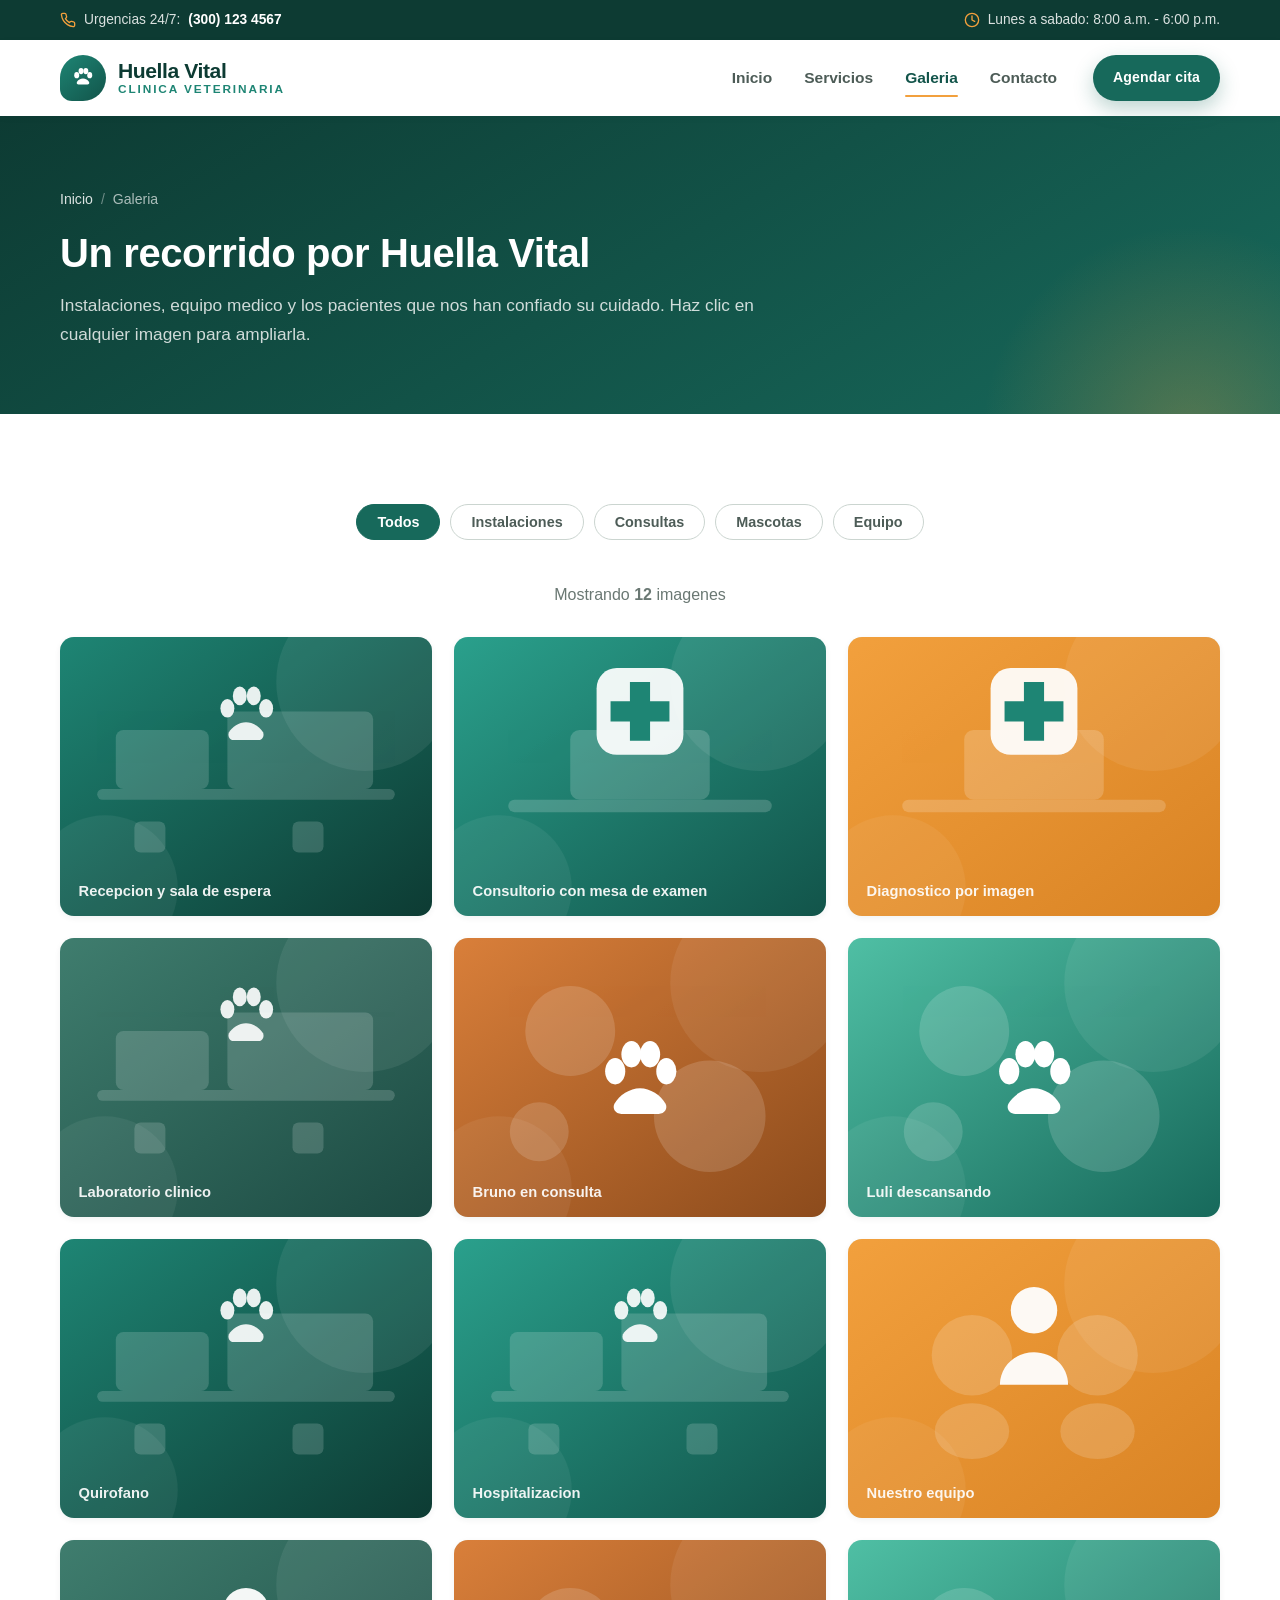
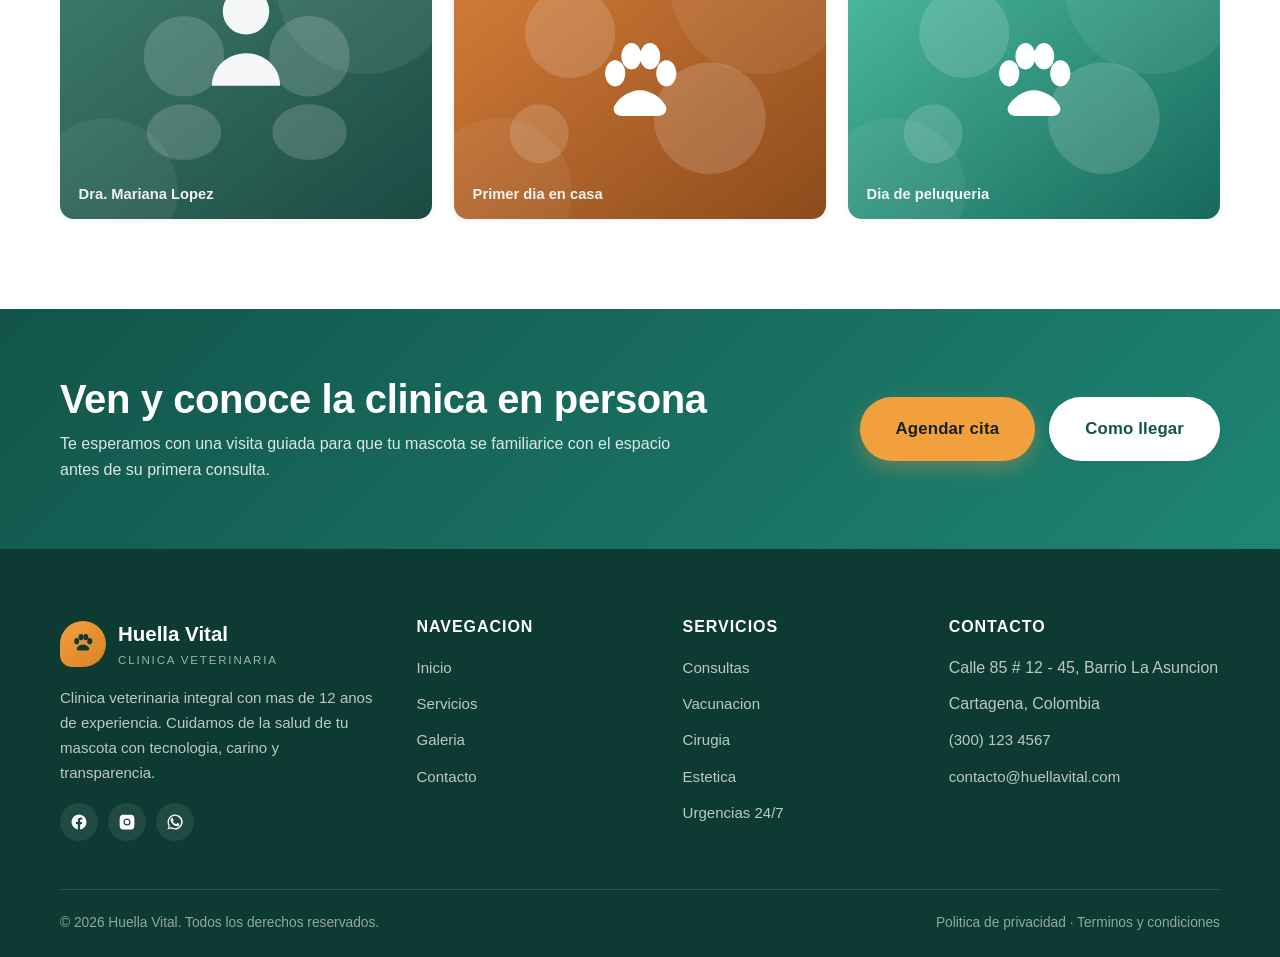
<file: galeria.html>
<!DOCTYPE html>
<html lang="es">
<head>
  <meta charset="UTF-8">
  <meta name="viewport" content="width=device-width, initial-scale=1.0">
  <meta name="description" content="Galeria de Huella Vital Clinica Veterinaria: instalaciones, consultorios, equipo medico y nuestros pacientes en Cartagena.">
  <meta name="author" content="Huella Vital - Clinica Veterinaria">
  <meta name="keywords" content="galeria veterinaria, clinica veterinaria Cartagena, instalaciones veterinaria, fotos veterinaria">
  <title>Galeria | Huella Vital - Clinica Veterinaria</title>

  <link rel="icon" href="images/favicon.svg" type="image/svg+xml">
  <link rel="stylesheet" href="css/style.css">
  <script>document.documentElement.classList.add('js');</script>
</head>
<body>

  <!-- ======================= BARRA SUPERIOR ======================= -->
  <div class="topbar">
    <div class="container topbar__inner">
      <p class="topbar__item">
        <svg class="topbar__icon" viewBox="0 0 24 24" fill="none" stroke="currentColor" stroke-width="2" stroke-linecap="round" stroke-linejoin="round" aria-hidden="true">
          <path d="M22 16.92v3a2 2 0 0 1-2.18 2 19.79 19.79 0 0 1-8.63-3.07 19.5 19.5 0 0 1-6-6A19.79 19.79 0 0 1 2.12 4.18 2 2 0 0 1 4.11 2h3a2 2 0 0 1 2 1.72c.13.96.36 1.9.7 2.81a2 2 0 0 1-.45 2.11L8.09 9.91a16 16 0 0 0 6 6l1.27-1.27a2 2 0 0 1 2.11-.45c.9.34 1.85.57 2.81.7A2 2 0 0 1 22 16.92z"/>
        </svg>
        Urgencias 24/7: <a href="tel:+573001234567">(300) 123 4567</a>
      </p>
      <p class="topbar__item topbar__item--extra">
        <svg class="topbar__icon" viewBox="0 0 24 24" fill="none" stroke="currentColor" stroke-width="2" stroke-linecap="round" stroke-linejoin="round" aria-hidden="true">
          <circle cx="12" cy="12" r="10"/><polyline points="12 6 12 12 16 14"/>
        </svg>
        Lunes a sabado: 8:00 a.m. - 6:00 p.m.
      </p>
    </div>
  </div>

  <!-- ======================= CABECERA ======================= -->
  <header class="site-header">
    <div class="container">
      <div class="navbar__inner">

        <a class="brand" href="index.html" aria-label="Huella Vital, ir al inicio">
          <span class="brand__mark" aria-hidden="true">
            <svg viewBox="0 0 24 24"><path d="M12 12.5c-2.2 0-4.6 1.4-5.6 3.2-.6 1.1.2 2.4 1.5 2.4h8.2c1.3 0 2.1-1.3 1.5-2.4-1-1.8-3.4-3.2-5.6-3.2z"/><ellipse cx="6.2" cy="9.4" rx="2.3" ry="2.9"/><ellipse cx="10.2" cy="5.6" rx="2.3" ry="2.9"/><ellipse cx="14.6" cy="5.6" rx="2.3" ry="2.9"/><ellipse cx="18.2" cy="9.4" rx="2.3" ry="2.9"/></svg>
          </span>
          <span class="brand__text">
            <strong>Huella Vital</strong>
            <small>Clinica veterinaria</small>
          </span>
        </a>

        <nav class="nav" id="main-nav" aria-label="Navegacion principal">
          <ul class="nav__list">
            <li><a class="nav__link" href="index.html">Inicio</a></li>
            <li><a class="nav__link" href="servicios.html">Servicios</a></li>
            <li><a class="nav__link" href="galeria.html">Galeria</a></li>
            <li><a class="nav__link" href="contacto.html">Contacto</a></li>
          </ul>
          <a class="btn btn--primary btn--sm nav__cta" href="contacto.html#contacto-form">Agendar cita</a>
        </nav>

        <button class="nav__toggle" type="button" aria-expanded="false" aria-controls="main-nav" aria-label="Abrir menu de navegacion">
          <span></span><span></span><span></span>
        </button>

      </div>
    </div>
  </header>

  <main>
    <!-- ======================= ENCABEZADO DE PAGINA ======================= -->
    <section class="page-hero">
      <div class="container">
        <div class="page-hero__inner">
          <ol class="breadcrumb">
            <li><a href="index.html">Inicio</a></li>
            <li>Galeria</li>
          </ol>
          <h1>Un recorrido por Huella Vital</h1>
          <p>Instalaciones, equipo medico y los pacientes que nos han confiado su cuidado. Haz clic en cualquier imagen para ampliarla.</p>
        </div>
      </div>
    </section>

    <!-- ======================= GALERIA ======================= -->
    <section class="section">
      <div class="container">

        <div class="filters reveal">
          <button class="filter is-active" type="button" data-filter="all" aria-pressed="true">Todos</button>
          <button class="filter" type="button" data-filter="instalaciones" aria-pressed="false">Instalaciones</button>
          <button class="filter" type="button" data-filter="consultas" aria-pressed="false">Consultas</button>
          <button class="filter" type="button" data-filter="mascotas" aria-pressed="false">Mascotas</button>
          <button class="filter" type="button" data-filter="equipo" aria-pressed="false">Equipo</button>
        </div>

        <p class="text-center" style="margin-bottom:28px;color:var(--gris-600)">
          Mostrando <strong data-gallery-count>12</strong> imagenes
        </p>

        <div class="gallery">

          <button class="gallery__item" type="button" data-category="instalaciones" data-title="Recepcion y sala de espera">
            <img src="images/galeria-01.svg" alt="Recepcion y sala de espera de Huella Vital" width="480" height="360" loading="lazy">
            <span class="gallery__overlay">
              <strong>Recepcion</strong>
              <span>Instalaciones</span>
            </span>
          </button>

          <button class="gallery__item" type="button" data-category="consultas" data-title="Consultorio con mesa de examen">
            <img src="images/galeria-02.svg" alt="Consultorio con mesa de examen clinico" width="480" height="360" loading="lazy">
            <span class="gallery__overlay">
              <strong>Consultorio 1</strong>
              <span>Consultas</span>
            </span>
          </button>

          <button class="gallery__item" type="button" data-category="consultas" data-title="Equipo de ecografia y radiologia">
            <img src="images/galeria-03.svg" alt="Equipo de ecografia y radiologia" width="480" height="360" loading="lazy">
            <span class="gallery__overlay">
              <strong>Diagnostico por imagen</strong>
              <span>Consultas</span>
            </span>
          </button>

          <button class="gallery__item" type="button" data-category="instalaciones" data-title="Laboratorio clinico">
            <img src="images/galeria-04.svg" alt="Laboratorio clinico de Huella Vital" width="480" height="360" loading="lazy">
            <span class="gallery__overlay">
              <strong>Laboratorio</strong>
              <span>Instalaciones</span>
            </span>
          </button>

          <button class="gallery__item" type="button" data-category="mascotas" data-title="Bruno en su visita anual">
            <img src="images/galeria-05.svg" alt="Perro本色 esperando su consulta anual" width="480" height="360" loading="lazy">
            <span class="gallery__overlay">
              <strong>Bruno en consulta</strong>
              <span>Mascotas</span>
            </span>
          </button>

          <button class="gallery__item" type="button" data-category="mascotas" data-title="Gata en la sala de espera">
            <img src="images/galeria-06.svg" alt="Gata tranquila en la sala de espera" width="480" height="360" loading="lazy">
            <span class="gallery__overlay">
              <strong>Luli descansando</strong>
              <span>Mascotas</span>
            </span>
          </button>

          <button class="gallery__item" type="button" data-category="instalaciones" data-title="Quirófano y mesa quirurgica">
            <img src="images/galeria-07.svg" alt="Quirofano con mesa quirurgica" width="480" height="360" loading="lazy">
            <span class="gallery__overlay">
              <strong>Quirofano</strong>
              <span>Instalaciones</span>
            </span>
          </button>

          <button class="gallery__item" type="button" data-category="instalaciones" data-title="Unidad de hospitalizacion">
            <img src="images/galeria-08.svg" alt="Unidad de hospitalizacion con camillas" width="480" height="360" loading="lazy">
            <span class="gallery__overlay">
              <strong>Hospitalizacion</strong>
              <span>Instalaciones</span>
            </span>
          </button>

          <button class="gallery__item" type="button" data-category="equipo" data-title="Equipo medico de Huella Vital">
            <img src="images/galeria-09.svg" alt="Equipo medico de la clinica" width="480" height="360" loading="lazy">
            <span class="gallery__overlay">
              <strong>Nuestro equipo</strong>
              <span>Equipo</span>
            </span>
          </button>

          <button class="gallery__item" type="button" data-category="equipo" data-title="Veterinaria en consulta">
            <img src="images/galeria-10.svg" alt="Veterinaria atendiendo a un paciente" width="480" height="360" loading="lazy">
            <span class="gallery__overlay">
              <strong>Dra. Mariana Lopez</strong>
              <span>Equipo</span>
            </span>
          </button>

          <button class="gallery__item" type="button" data-category="mascotas" data-title="Cachorro recien adopterizado">
            <img src="images/galeria-11.svg" alt="Cachorro recien adoptado en la clinica" width="480" height="360" loading="lazy">
            <span class="gallery__overlay">
              <strong>Primer dia en casa</strong>
              <span>Mascotas</span>
            </span>
          </button>

          <button class="gallery__item" type="button" data-category="mascotas" data-title="Sesion de peluqueria">
            <img src="images/galeria-12.svg" alt="Perro durante una sesion de peluqueria" width="480" height="360" loading="lazy">
            <span class="gallery__overlay">
              <strong>Dia de peluqueria</strong>
              <span>Mascotas</span>
            </span>
          </button>

        </div>
      </div>
    </section>

    <!-- ======================= CTA ======================= -->
    <section class="cta-band">
      <div class="container">
        <div class="cta-band__inner">
          <div>
            <h2>Ven y conoce la clinica en persona</h2>
            <p>Te esperamos con una visita guiada para que tu mascota se familiarice con el espacio antes de su primera consulta.</p>
          </div>
          <div class="cta-band__actions">
            <a class="btn btn--accent btn--lg" href="contacto.html#contacto-form">Agendar cita</a>
            <a class="btn btn--light btn--lg" href="contacto.html">Como llegar</a>
          </div>
        </div>
      </div>
    </section>
  </main>

  <!-- ======================= LIGHTBOX ======================= -->
  <div class="lightbox" id="lightbox" role="dialog" aria-modal="true" aria-label="Visor de imagenes">
    <button class="lightbox__close" type="button" aria-label="Cerrar visor">
      <svg viewBox="0 0 24 24" aria-hidden="true"><path d="M18 6 6 18M6 6l12 12"/></svg>
    </button>
    <button class="lightbox__nav lightbox__nav--prev" type="button" aria-label="Imagen anterior">
      <svg viewBox="0 0 24 24" aria-hidden="true"><path d="m15 18-6-6 6-6"/></svg>
    </button>
    <button class="lightbox__nav lightbox__nav--next" type="button" aria-label="Imagen siguiente">
      <svg viewBox="0 0 24 24" aria-hidden="true"><path d="m9 18 6-6-6-6"/></svg>
    </button>

    <figure class="lightbox__figure">
      <img src="images/galeria-01.svg" alt="">
      <figcaption class="lightbox__caption">
        <span class="lightbox__counter">1 / 12</span>
      </figcaption>
    </figure>
  </div>

  <!-- ======================= PIE DE PAGINA ======================= -->
  <footer class="site-footer">
    <div class="container">
      <div class="footer__grid">

        <div>
          <a class="footer__brand" href="index.html">
            <span class="brand__mark" aria-hidden="true">
              <svg viewBox="0 0 24 24"><path d="M12 12.5c-2.2 0-4.6 1.4-5.6 3.2-.6 1.1.2 2.4 1.5 2.4h8.2c1.3 0 2.1-1.3 1.5-2.4-1-1.8-3.4-3.2-5.6-3.2z"/><ellipse cx="6.2" cy="9.4" rx="2.3" ry="2.9"/><ellipse cx="10.2" cy="5.6" rx="2.3" ry="2.9"/><ellipse cx="14.6" cy="5.6" rx="2.3" ry="2.9"/><ellipse cx="18.2" cy="9.4" rx="2.3" ry="2.9"/></svg>
            </span>
            <span>
              <strong>Huella Vital</strong>
              <small>Clinica veterinaria</small>
            </span>
          </a>
          <p>Clinica veterinaria integral con mas de 12 anos de experiencia. Cuidamos de la salud de tu mascota con tecnologia, carino y transparencia.</p>

          <div class="social">
            <a href="#" aria-label="Facebook">
              <svg viewBox="0 0 24 24" aria-hidden="true"><path d="M22 12a10 10 0 1 0-11.6 9.9v-7H7.9V12h2.5V9.8c0-2.5 1.5-3.9 3.8-3.9 1.1 0 2.2.2 2.2.2v2.5h-1.3c-1.2 0-1.6.8-1.6 1.6V12h2.8l-.4 2.9h-2.4v7A10 10 0 0 0 22 12z"/></svg>
            </a>
            <a href="#" aria-label="Instagram">
              <svg viewBox="0 0 24 24" aria-hidden="true"><path d="M12 2.2c3.2 0 3.6 0 4.9.1 1.2.1 1.8.3 2.2.4.6.2 1 .5 1.4.9.4.4.7.8.9 1.4.2.4.4 1 .4 2.2.1 1.3.1 1.7.1 4.9s0 3.6-.1 4.9c-.1 1.2-.3 1.8-.4 2.2-.2.6-.5 1-.9 1.4-.4.4-.8.7-1.4.9-.4.2-1 .4-2.2.4-1.3.1-1.7.1-4.9.1s-3.6 0-4.9-.1c-1.2-.1-1.8-.3-2.2-.4-.6-.2-1-.5-1.4-.9-.4-.4-.7-.8-.9-1.4-.2-.4-.4-1-.4-2.2C2.2 15.6 2.2 15.2 2.2 12s0-3.6.1-4.9c.1-1.2.3-1.8.4-2.2.2-.6.5-1 .9-1.4.4-.4.8-.7 1.4-.9.4-.2 1-.4 2.2-.4C8.4 2.2 8.8 2.2 12 2.2zm0 5.1a4.7 4.7 0 1 0 0 9.4 4.7 4.7 0 0 0 0-9.4zm0 7.8a3.1 3.1 0 1 1 0-6.2 3.1 3.1 0 0 1 0 6.2zm6.1-8a1.1 1.1 0 1 1-2.2 0 1.1 1.1 0 0 1 2.2 0z"/></svg>
            </a>
            <a href="#" aria-label="WhatsApp">
              <svg viewBox="0 0 24 24" aria-hidden="true"><path d="M17.5 14.4c-.3-.2-1.7-.9-2-1-.3-.1-.5-.1-.7.2-.2.3-.7 1-.9 1.2-.2.2-.3.2-.6.1-.3-.2-1.3-.5-2.4-1.5-.9-.8-1.5-1.8-1.7-2.1-.2-.3 0-.5.1-.6l.4-.5c.2-.2.2-.3.3-.5.1-.2 0-.4 0-.5 0-.2-.7-1.6-.9-2.2-.2-.6-.5-.5-.7-.5h-.6c-.2 0-.5.1-.8.4-.3.3-1 1-1 2.5s1.1 2.9 1.2 3.1c.2.2 2.1 3.2 5 4.5.7.3 1.2.5 1.7.6.7.2 1.3.2 1.8.1.6-.1 1.7-.7 1.9-1.4.2-.7.2-1.3.2-1.4-.1-.2-.3-.3-.5-.4zM12 2a10 10 0 0 0-8.6 15L2 22l5.2-1.4A10 10 0 1 0 12 2zm0 18.2a8.2 8.2 0 0 1-4.2-1.2l-.3-.2-3.1.8.8-3-.2-.3A8.2 8.2 0 1 1 12 20.2z"/></svg>
            </a>
          </div>
        </div>

        <div>
          <h4>Navegacion</h4>
          <ul class="footer__list">
            <li><a href="index.html">Inicio</a></li>
            <li><a href="servicios.html">Servicios</a></li>
            <li><a href="galeria.html">Galeria</a></li>
            <li><a href="contacto.html">Contacto</a></li>
          </ul>
        </div>

        <div>
          <h4>Servicios</h4>
          <ul class="footer__list">
            <li><a href="servicios.html#consultas">Consultas</a></li>
            <li><a href="servicios.html#vacunacion">Vacunacion</a></li>
            <li><a href="servicios.html#cirugia">Cirugia</a></li>
            <li><a href="servicios.html#estetica">Estetica</a></li>
            <li><a href="servicios.html#urgencias">Urgencias 24/7</a></li>
          </ul>
        </div>

        <div>
          <h4>Contacto</h4>
          <ul class="footer__list">
            <li>Calle 85 # 12 - 45, Barrio La Asuncion</li>
            <li>Cartagena, Colombia</li>
            <li><a href="tel:+573001234567">(300) 123 4567</a></li>
            <li><a href="mailto:contacto@huellavital.com">contacto@huellavital.com</a></li>
          </ul>
        </div>

      </div>

      <div class="footer__bottom">
        <p>&copy; <span data-year>2026</span> Huella Vital. Todos los derechos reservados.</p>
        <p><a href="contacto.html">Politica de privacidad</a> &middot; <a href="contacto.html">Terminos y condiciones</a></p>
      </div>
    </div>
  </footer>

  <button class="to-top" type="button" aria-label="Volver arriba">
    <svg viewBox="0 0 24 24" aria-hidden="true"><path d="M12 19V5M5 12l7-7 7 7"/></svg>
  </button>

  <script src="js/script.js" defer></script>
</body>
</html>
</file>
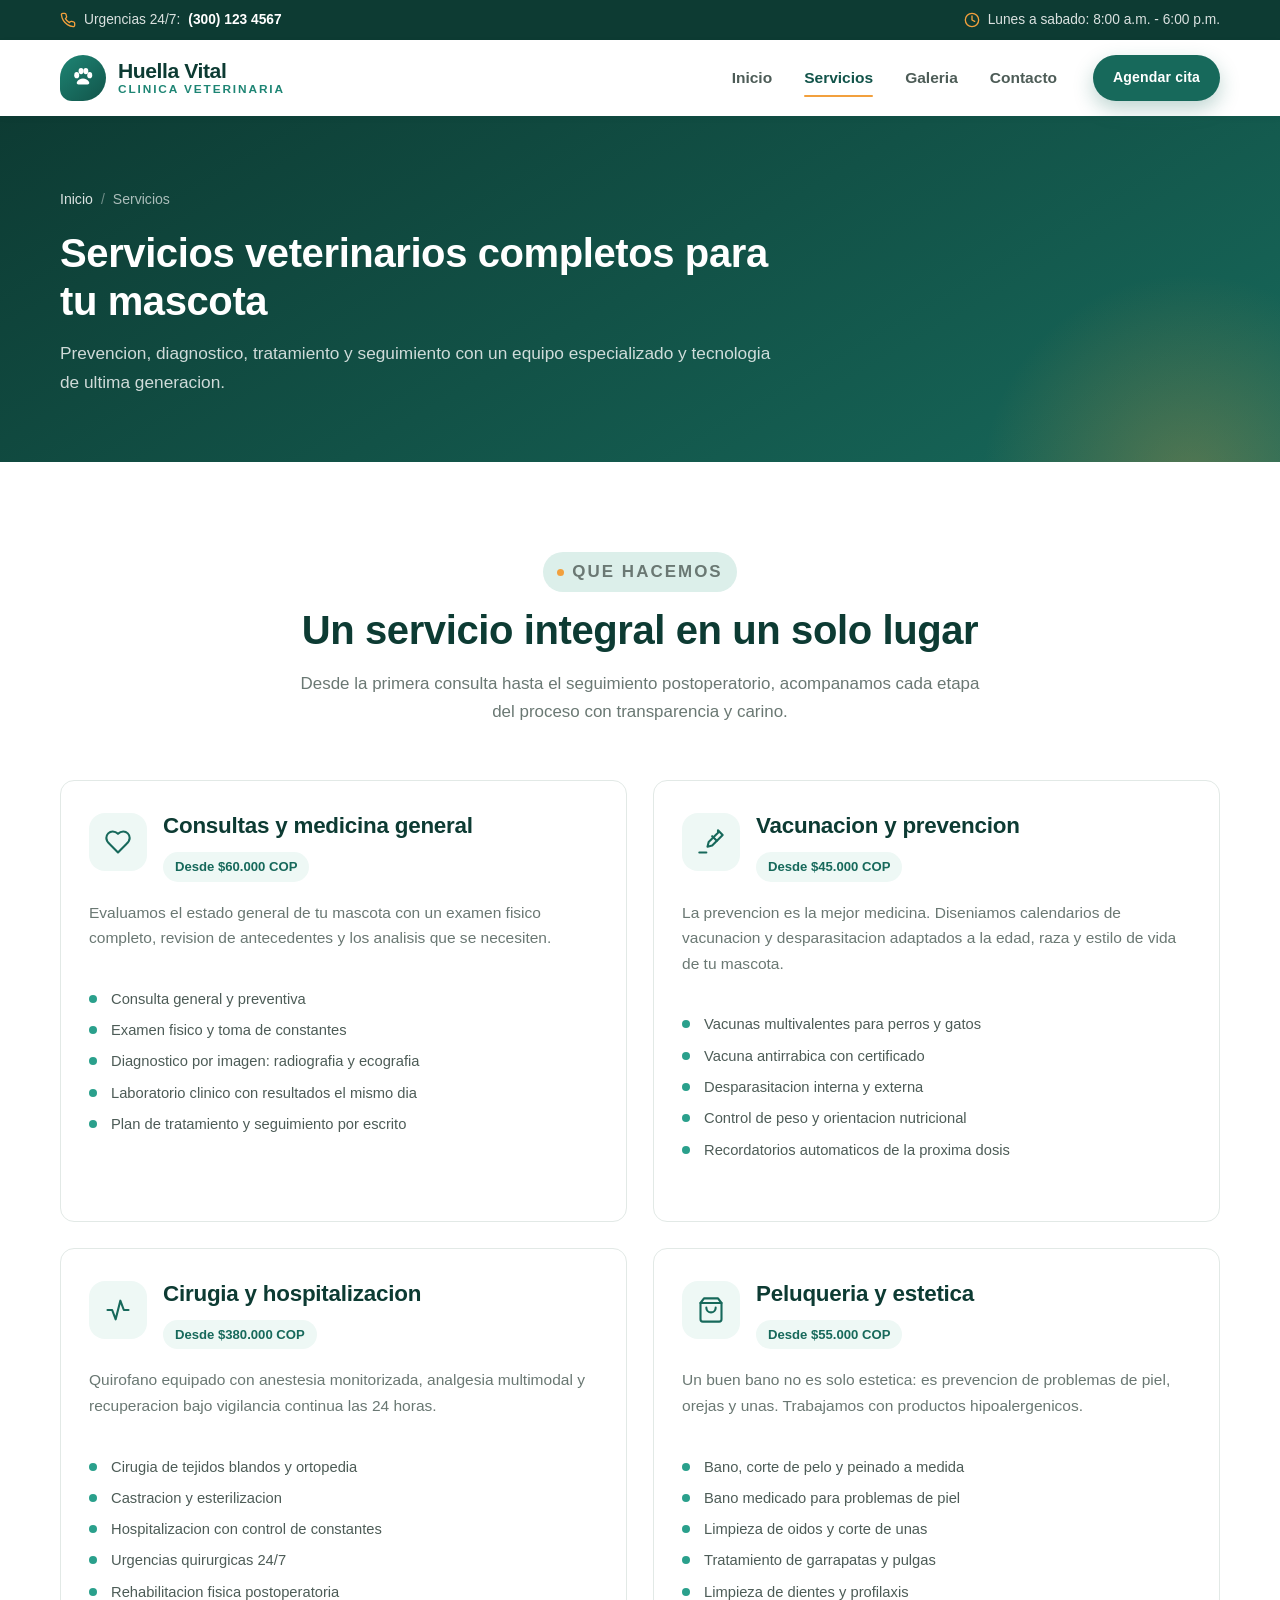
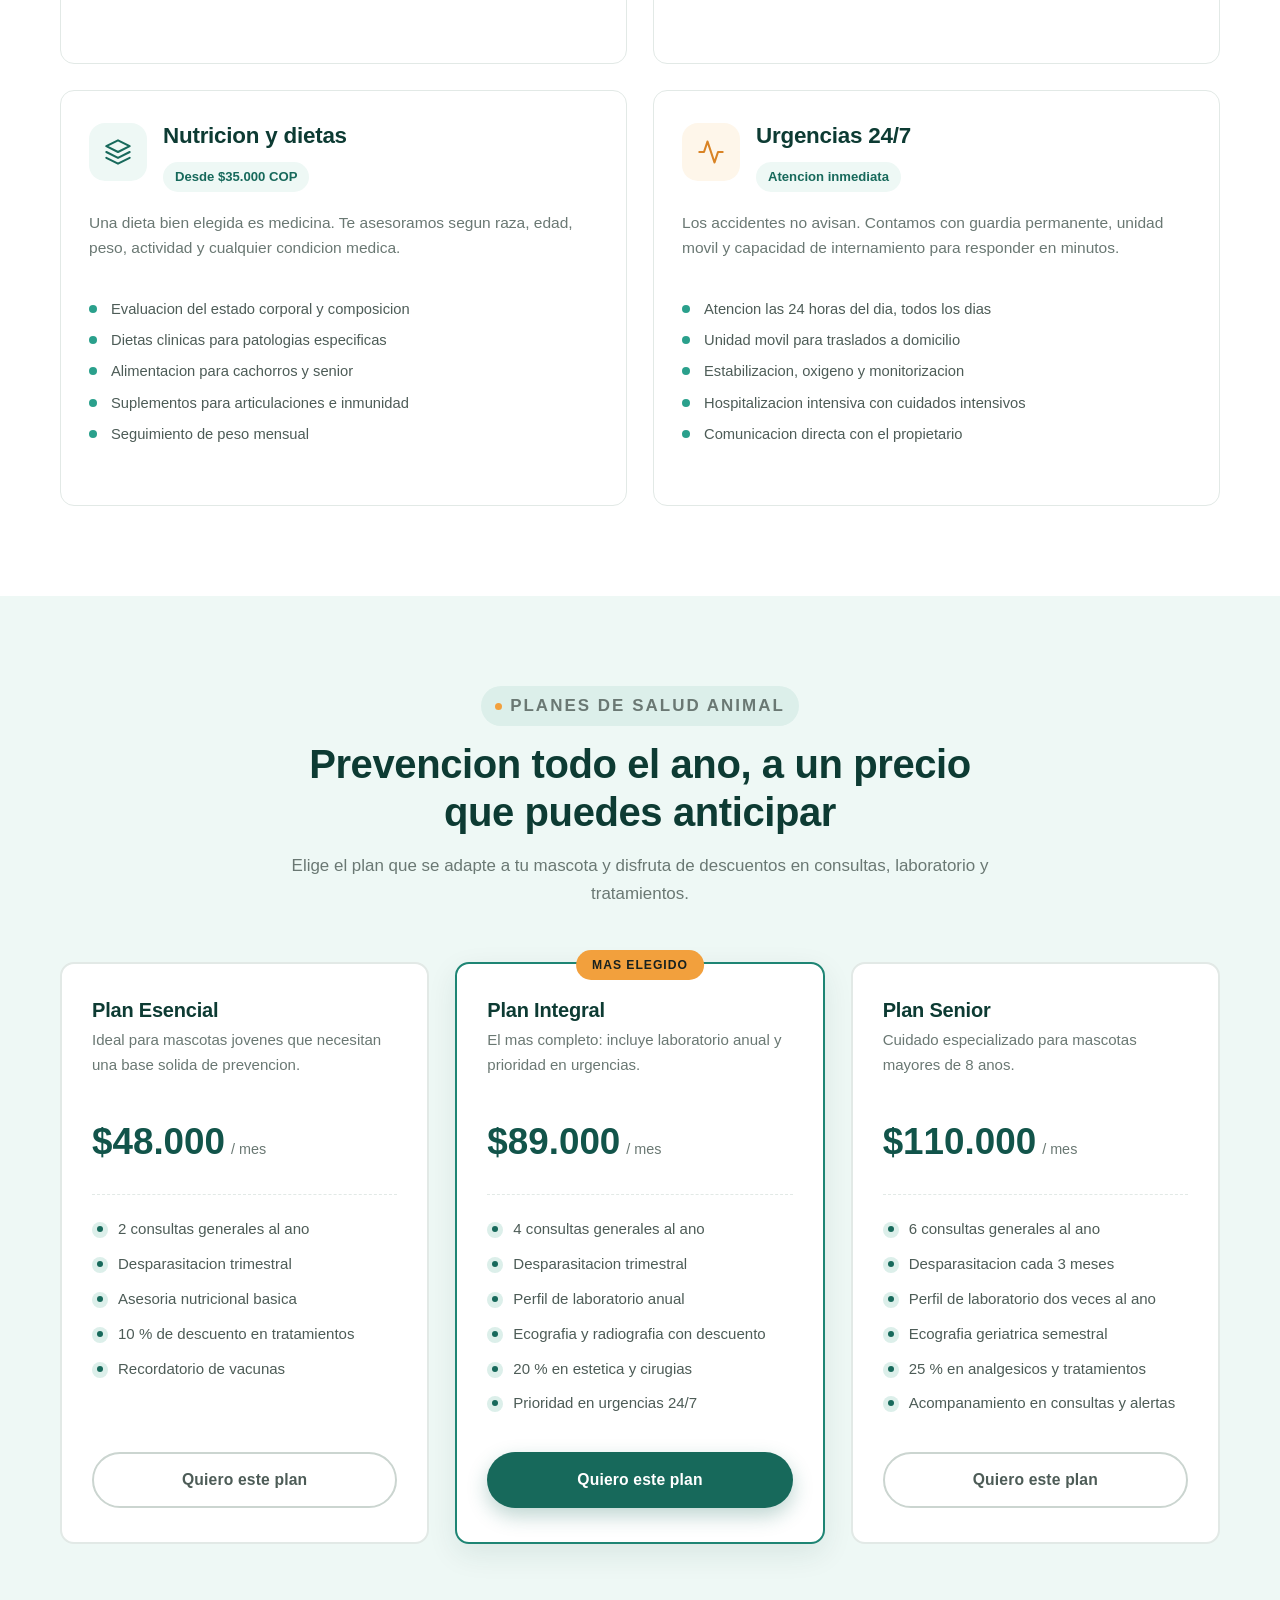
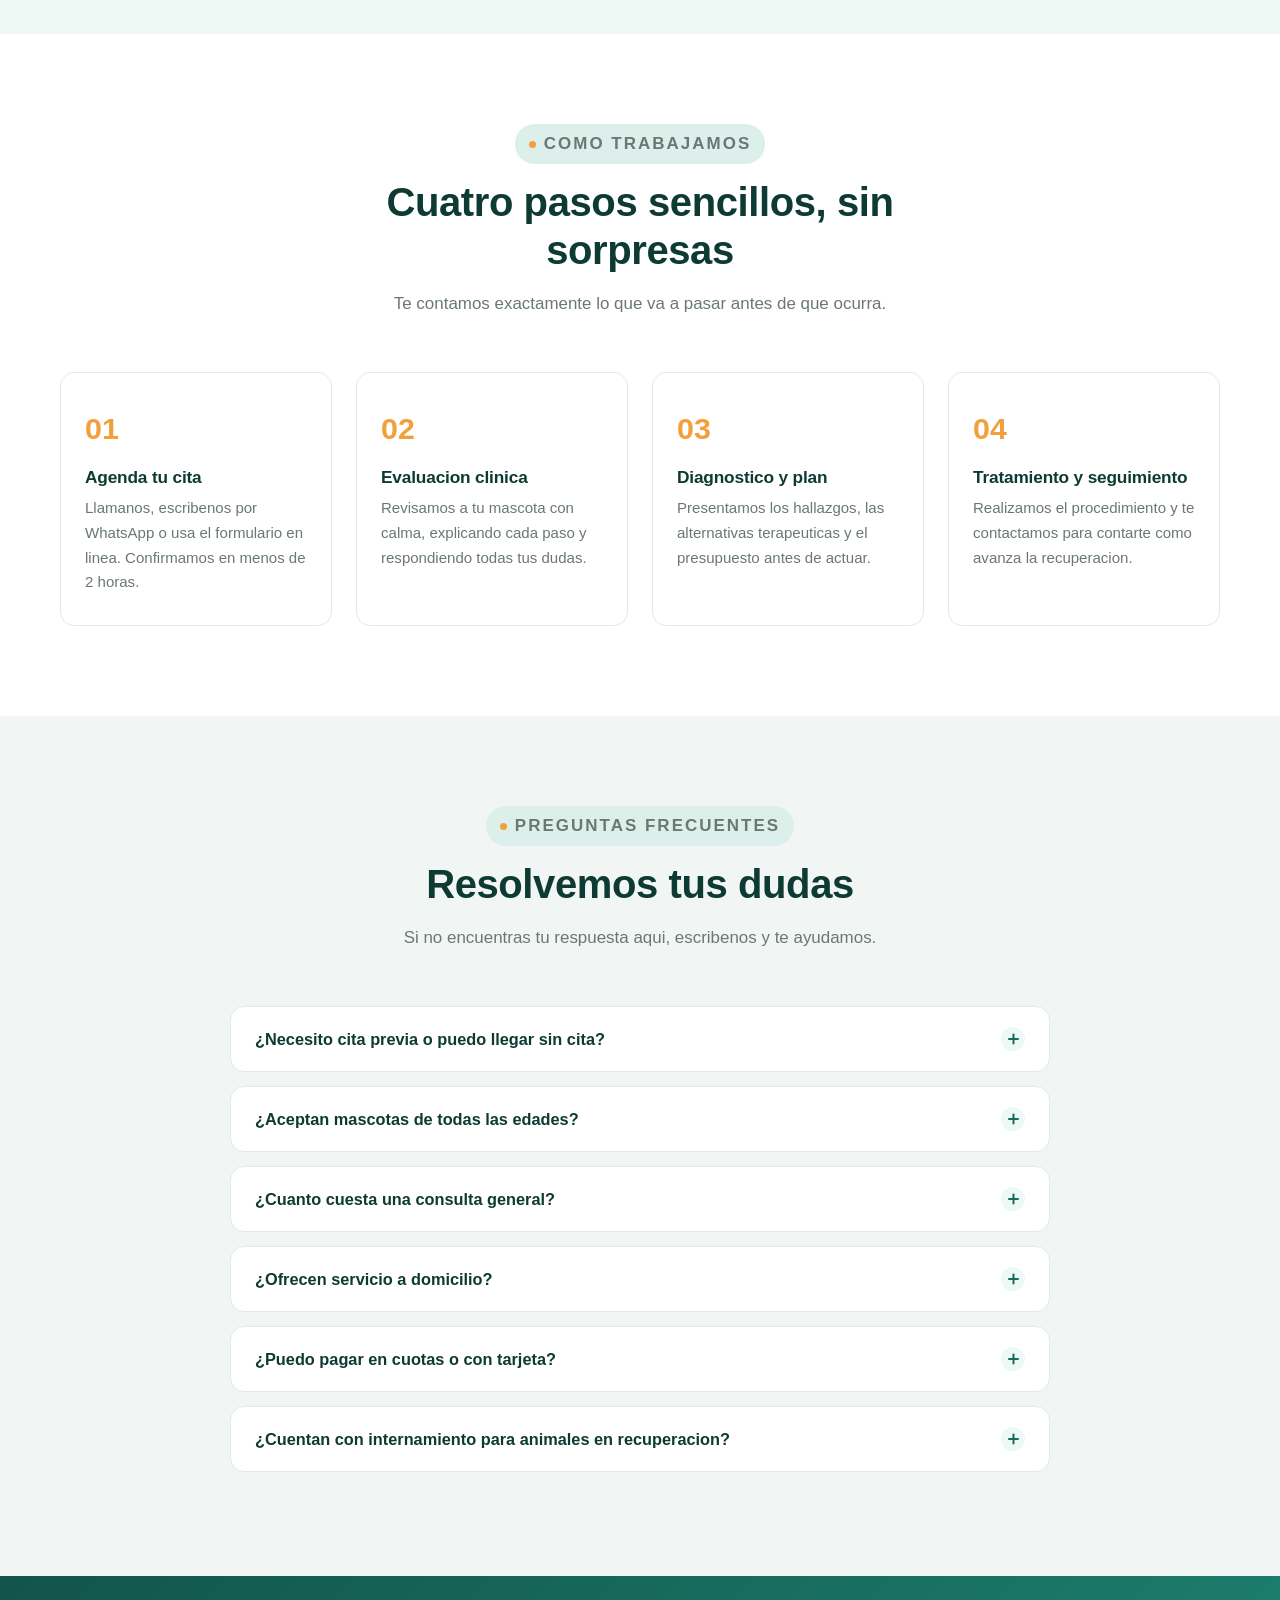
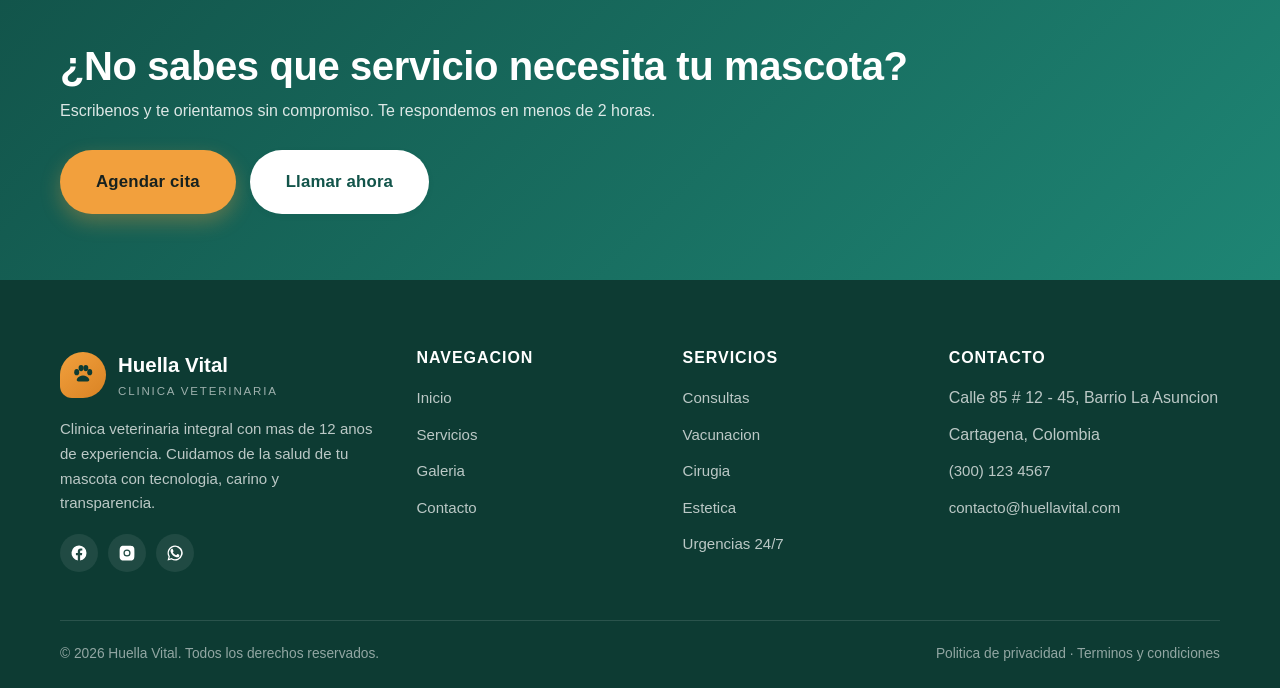
<file: servicios.html>
<!DOCTYPE html>
<html lang="es">
<head>
  <meta charset="UTF-8">
  <meta name="viewport" content="width=device-width, initial-scale=1.0">
  <meta name="description" content="Servicios de la clinica veterinaria Huella Vital: consultas, vacunacion, cirugia, hospitalizacion, estetica, nutricion, laboratorio y urgencias 24/7.">
  <meta name="author" content="Huella Vital - Clinica Veterinaria">
  <meta name="keywords" content="servicios veterinarios, consulta veterinaria, cirugia veterinaria, estetica canina, urgencias veterinarias">
  <title>Servicios | Huella Vital - Clinica Veterinaria</title>

  <link rel="icon" href="images/favicon.svg" type="image/svg+xml">
  <link rel="stylesheet" href="css/style.css">
  <script>document.documentElement.classList.add('js');</script>
</head>
<body>

  <!-- ======================= BARRA SUPERIOR ======================= -->
  <div class="topbar">
    <div class="container topbar__inner">
      <p class="topbar__item">
        <svg class="topbar__icon" viewBox="0 0 24 24" fill="none" stroke="currentColor" stroke-width="2" stroke-linecap="round" stroke-linejoin="round" aria-hidden="true">
          <path d="M22 16.92v3a2 2 0 0 1-2.18 2 19.79 19.79 0 0 1-8.63-3.07 19.5 19.5 0 0 1-6-6A19.79 19.79 0 0 1 2.12 4.18 2 2 0 0 1 4.11 2h3a2 2 0 0 1 2 1.72c.13.96.36 1.9.7 2.81a2 2 0 0 1-.45 2.11L8.09 9.91a16 16 0 0 0 6 6l1.27-1.27a2 2 0 0 1 2.11-.45c.9.34 1.85.57 2.81.7A2 2 0 0 1 22 16.92z"/>
        </svg>
        Urgencias 24/7: <a href="tel:+573001234567">(300) 123 4567</a>
      </p>
      <p class="topbar__item topbar__item--extra">
        <svg class="topbar__icon" viewBox="0 0 24 24" fill="none" stroke="currentColor" stroke-width="2" stroke-linecap="round" stroke-linejoin="round" aria-hidden="true">
          <circle cx="12" cy="12" r="10"/><polyline points="12 6 12 12 16 14"/>
        </svg>
        Lunes a sabado: 8:00 a.m. - 6:00 p.m.
      </p>
    </div>
  </div>

  <!-- ======================= CABECERA ======================= -->
  <header class="site-header">
    <div class="container">
      <div class="navbar__inner">

        <a class="brand" href="index.html" aria-label="Huella Vital, ir al inicio">
          <span class="brand__mark" aria-hidden="true">
            <svg viewBox="0 0 24 24"><path d="M12 12.5c-2.2 0-4.6 1.4-5.6 3.2-.6 1.1.2 2.4 1.5 2.4h8.2c1.3 0 2.1-1.3 1.5-2.4-1-1.8-3.4-3.2-5.6-3.2z"/><ellipse cx="6.2" cy="9.4" rx="2.3" ry="2.9"/><ellipse cx="10.2" cy="5.6" rx="2.3" ry="2.9"/><ellipse cx="14.6" cy="5.6" rx="2.3" ry="2.9"/><ellipse cx="18.2" cy="9.4" rx="2.3" ry="2.9"/></svg>
          </span>
          <span class="brand__text">
            <strong>Huella Vital</strong>
            <small>Clinica veterinaria</small>
          </span>
        </a>

        <nav class="nav" id="main-nav" aria-label="Navegacion principal">
          <ul class="nav__list">
            <li><a class="nav__link" href="index.html">Inicio</a></li>
            <li><a class="nav__link" href="servicios.html">Servicios</a></li>
            <li><a class="nav__link" href="galeria.html">Galeria</a></li>
            <li><a class="nav__link" href="contacto.html">Contacto</a></li>
          </ul>
          <a class="btn btn--primary btn--sm nav__cta" href="contacto.html#contacto-form">Agendar cita</a>
        </nav>

        <button class="nav__toggle" type="button" aria-expanded="false" aria-controls="main-nav" aria-label="Abrir menu de navegacion">
          <span></span><span></span><span></span>
        </button>

      </div>
    </div>
  </header>

  <main>
    <!-- ======================= ENCABEZADO DE PAGINA ======================= -->
    <section class="page-hero">
      <div class="container">
        <div class="page-hero__inner">
          <ol class="breadcrumb">
            <li><a href="index.html">Inicio</a></li>
            <li>Servicios</li>
          </ol>
          <h1>Servicios veterinarios completos para tu mascota</h1>
          <p>Prevencion, diagnostico, tratamiento y seguimiento con un equipo especializado y tecnologia de ultima generacion.</p>
        </div>
      </div>
    </section>

    <!-- ======================= SERVICIOS DETALLADOS ======================= -->
    <section class="section">
      <div class="container">
        <div class="section-head reveal">
          <p class="eyebrow">Que hacemos</p>
          <h2>Un servicio integral en un solo lugar</h2>
          <p>Desde la primera consulta hasta el seguimiento postoperatorio, acompanamos cada etapa del proceso con transparencia y carino.</p>
        </div>

        <div class="grid grid--2">

          <article class="card service-detail reveal" id="consultas">
            <div class="service-detail__head">
              <span class="card__icon" aria-hidden="true">
                <svg viewBox="0 0 24 24" fill="none" stroke="currentColor" stroke-width="1.8" stroke-linecap="round" stroke-linejoin="round"><path d="M19 14c1.49-1.46 3-3.21 3-5.5A5.5 5.5 0 0 0 16.5 3c-1.76 0-3 .5-4.5 2-1.5-1.5-2.74-2-4.5-2A5.5 5.5 0 0 0 2 8.5c0 2.3 1.5 4.05 3 5.5l7 7Z"/></svg>
              </span>
              <div>
                <h3>Consultas y medicina general</h3>
                <span class="service-detail__price">Desde $60.000 COP</span>
              </div>
            </div>
            <p>Evaluamos el estado general de tu mascota con un examen fisico completo, revision de antecedentes y los analisis que se necesiten.</p>
            <ul>
              <li>Consulta general y preventiva</li>
              <li>Examen fisico y toma de constantes</li>
              <li>Diagnostico por imagen: radiografia y ecografia</li>
              <li>Laboratorio clinico con resultados el mismo dia</li>
              <li>Plan de tratamiento y seguimiento por escrito</li>
            </ul>
          </article>

          <article class="card service-detail reveal reveal-delay-1" id="vacunacion">
            <div class="service-detail__head">
              <span class="card__icon" aria-hidden="true">
                <svg viewBox="0 0 24 24" fill="none" stroke="currentColor" stroke-width="1.8" stroke-linecap="round" stroke-linejoin="round"><path d="m18 2 4 4-9 9-4 1 1-4 8-8z"/><path d="m13 7 4 4"/><path d="M2 21h6"/></svg>
              </span>
              <div>
                <h3>Vacunacion y prevencion</h3>
                <span class="service-detail__price">Desde $45.000 COP</span>
              </div>
            </div>
            <p>La prevencion es la mejor medicina. Diseniamos calendarios de vacunacion y desparasitacion adaptados a la edad, raza y estilo de vida de tu mascota.</p>
            <ul>
              <li>Vacunas multivalentes para perros y gatos</li>
              <li>Vacuna antirrabica con certificado</li>
              <li>Desparasitacion interna y externa</li>
              <li>Control de peso y orientacion nutricional</li>
              <li>Recordatorios automaticos de la proxima dosis</li>
            </ul>
          </article>

          <article class="card service-detail reveal" id="cirugia">
            <div class="service-detail__head">
              <span class="card__icon" aria-hidden="true">
                <svg viewBox="0 0 24 24" fill="none" stroke="currentColor" stroke-width="1.8" stroke-linecap="round" stroke-linejoin="round"><path d="M3 12h4l3 8 4-16 3 8h4"/></svg>
              </span>
              <div>
                <h3>Cirugia y hospitalizacion</h3>
                <span class="service-detail__price">Desde $380.000 COP</span>
              </div>
            </div>
            <p>Quirofano equipado con anestesia monitorizada, analgesia multimodal y recuperacion bajo vigilancia continua las 24 horas.</p>
            <ul>
              <li>Cirugia de tejidos blandos y ortopedia</li>
              <li>Castracion y esterilizacion</li>
              <li>Hospitalizacion con control de constantes</li>
              <li>Urgencias quirurgicas 24/7</li>
              <li>Rehabilitacion fisica postoperatoria</li>
            </ul>
          </article>

          <article class="card service-detail reveal reveal-delay-1" id="estetica">
            <div class="service-detail__head">
              <span class="card__icon" aria-hidden="true">
                <svg viewBox="0 0 24 24" fill="none" stroke="currentColor" stroke-width="1.8" stroke-linecap="round" stroke-linejoin="round"><path d="M6 2 3 6v14a2 2 0 0 0 2 2h14a2 2 0 0 0 2-2V6l-3-4z"/><path d="M3 6h18"/><path d="M16 10a4 4 0 0 1-8 0"/></svg>
              </span>
              <div>
                <h3>Peluqueria y estetica</h3>
                <span class="service-detail__price">Desde $55.000 COP</span>
              </div>
            </div>
            <p>Un buen bano no es solo estetica: es prevencion de problemas de piel, orejas y unas. Trabajamos con productos hipoalergenicos.</p>
            <ul>
              <li>Bano, corte de pelo y peinado a medida</li>
              <li>Bano medicado para problemas de piel</li>
              <li>Limpieza de oidos y corte de unas</li>
              <li>Tratamiento de garrapatas y pulgas</li>
              <li>Limpieza de dientes y profilaxis</li>
            </ul>
          </article>

          <article class="card service-detail reveal" id="nutricion">
            <div class="service-detail__head">
              <span class="card__icon" aria-hidden="true">
                <svg viewBox="0 0 24 24" fill="none" stroke="currentColor" stroke-width="1.8" stroke-linecap="round" stroke-linejoin="round"><path d="M12 2 2 7l10 5 10-5-10-5z"/><path d="m2 17 10 5 10-5"/><path d="m2 12 10 5 10-5"/></svg>
              </span>
              <div>
                <h3>Nutricion y dietas</h3>
                <span class="service-detail__price">Desde $35.000 COP</span>
              </div>
            </div>
            <p>Una dieta bien elegida es medicina. Te asesoramos segun raza, edad, peso, actividad y cualquier condicion medica.</p>
            <ul>
              <li>Evaluacion del estado corporal y composicion</li>
              <li>Dietas clinicas para patologias especificas</li>
              <li>Alimentacion para cachorros y senior</li>
              <li>Suplementos para articulaciones e inmunidad</li>
              <li>Seguimiento de peso mensual</li>
            </ul>
          </article>

          <article class="card card--accent service-detail reveal reveal-delay-1" id="urgencias">
            <div class="service-detail__head">
              <span class="card__icon" aria-hidden="true">
                <svg viewBox="0 0 24 24" fill="none" stroke="currentColor" stroke-width="1.8" stroke-linecap="round" stroke-linejoin="round"><path d="M22 12h-4l-3 9L9 3l-3 9H2"/></svg>
              </span>
              <div>
                <h3>Urgencias 24/7</h3>
                <span class="service-detail__price">Atencion inmediata</span>
              </div>
            </div>
            <p>Los accidentes no avisan. Contamos con guardia permanente, unidad movil y capacidad de internamiento para responder en minutos.</p>
            <ul>
              <li>Atencion las 24 horas del dia, todos los dias</li>
              <li>Unidad movil para traslados a domicilio</li>
              <li>Estabilizacion, oxigeno y monitorizacion</li>
              <li>Hospitalizacion intensiva con cuidados intensivos</li>
              <li>Comunicacion directa con el propietario</li>
            </ul>
          </article>

        </div>
      </div>
    </section>

    <!-- ======================= PLANES DE SALUD ======================= -->
    <section class="section section--alt" id="planes">
      <div class="container">
        <div class="section-head reveal">
          <p class="eyebrow">Planes de salud animal</p>
          <h2>Prevencion todo el ano, a un precio que puedes anticipar</h2>
          <p>Elige el plan que se adapte a tu mascota y disfruta de descuentos en consultas, laboratorio y tratamientos.</p>
        </div>

        <div class="grid grid--3">

          <article class="plan reveal">
            <h3 class="plan__name">Plan Esencial</h3>
            <p class="plan__desc">Ideal para mascotas jovenes que necesitan una base solida de prevencion.</p>
            <div class="plan__price">
              <b>$48.000</b>
              <span>/ mes</span>
            </div>
            <ul>
              <li>2 consultas generales al ano</li>
              <li>Desparasitacion trimestral</li>
              <li>Asesoria nutricional basica</li>
              <li>10 % de descuento en tratamientos</li>
              <li>Recordatorio de vacunas</li>
            </ul>
            <a class="btn btn--ghost btn--block" href="contacto.html#contacto-form" data-booking="Esencial">Quiero este plan</a>
          </article>

          <article class="plan plan--featured reveal reveal-delay-1">
            <span class="plan__tag">Mas elegido</span>
            <h3 class="plan__name">Plan Integral</h3>
            <p class="plan__desc">El mas completo: incluye laboratorio anual y prioridad en urgencias.</p>
            <div class="plan__price">
              <b>$89.000</b>
              <span>/ mes</span>
            </div>
            <ul>
              <li>4 consultas generales al ano</li>
              <li>Desparasitacion trimestral</li>
              <li>Perfil de laboratorio anual</li>
              <li>Ecografia y radiografia con descuento</li>
              <li>20 % en estetica y cirugias</li>
              <li>Prioridad en urgencias 24/7</li>
            </ul>
            <a class="btn btn--primary btn--block" href="contacto.html#contacto-form" data-booking="Integral">Quiero este plan</a>
          </article>

          <article class="plan reveal reveal-delay-2">
            <h3 class="plan__name">Plan Senior</h3>
            <p class="plan__desc">Cuidado especializado para mascotas mayores de 8 anos.</p>
            <div class="plan__price">
              <b>$110.000</b>
              <span>/ mes</span>
            </div>
            <ul>
              <li>6 consultas generales al ano</li>
              <li>Desparasitacion cada 3 meses</li>
              <li>Perfil de laboratorio dos veces al ano</li>
              <li>Ecografia geriatrica semestral</li>
              <li>25 % en analgesicos y tratamientos</li>
              <li>Acompanamiento en consultas y alertas</li>
            </ul>
            <a class="btn btn--ghost btn--block" href="contacto.html#contacto-form" data-booking="Senior">Quiero este plan</a>
          </article>

        </div>
      </div>
    </section>

    <!-- ======================= PROCESO ======================= -->
    <section class="section">
      <div class="container">
        <div class="section-head reveal">
          <p class="eyebrow">Como trabajamos</p>
          <h2>Cuatro pasos sencillos, sin sorpresas</h2>
          <p>Te contamos exactamente lo que va a pasar antes de que ocurra.</p>
        </div>

        <div class="steps">
          <div class="step reveal">
            <h3>Agenda tu cita</h3>
            <p>Llamanos, escribenos por WhatsApp o usa el formulario en linea. Confirmamos en menos de 2 horas.</p>
          </div>
          <div class="step reveal reveal-delay-1">
            <h3>Evaluacion clinica</h3>
            <p>Revisamos a tu mascota con calma, explicando cada paso y respondiendo todas tus dudas.</p>
          </div>
          <div class="step reveal reveal-delay-2">
            <h3>Diagnostico y plan</h3>
            <p>Presentamos los hallazgos, las alternativas terapeuticas y el presupuesto antes de actuar.</p>
          </div>
          <div class="step reveal reveal-delay-3">
            <h3>Tratamiento y seguimiento</h3>
            <p>Realizamos el procedimiento y te contactamos para contarte como avanza la recuperacion.</p>
          </div>
        </div>
      </div>
    </section>

    <!-- ======================= PREGUNTAS FRECUENTES ======================= -->
    <section class="section section--gris">
      <div class="container">
        <div class="section-head reveal">
          <p class="eyebrow">Preguntas frecuentes</p>
          <h2>Resolvemos tus dudas</h2>
          <p>Si no encuentras tu respuesta aqui, escribenos y te ayudamos.</p>
        </div>

        <div class="faq reveal">
          <div class="faq__item">
            <button class="faq__question" type="button">
              <span>¿Necesito cita previa o puedo llegar sin cita?</span>
              <span class="faq__icon" aria-hidden="true"></span>
            </button>
            <div class="faq__answer">
              <div class="faq__answer-inner">
                <p>Para consultas programadas recomendamos agendar con antelacion para evitar esperas. Sin embargo, nuestro servicio de urgencias 24/7 atiende sin cita previa cualquier caso que no pueda esperar.</p>
              </div>
            </div>
          </div>

          <div class="faq__item">
            <button class="faq__question" type="button">
              <span>¿Aceptan mascotas de todas las edades?</span>
              <span class="faq__icon" aria-hidden="true"></span>
            </button>
            <div class="faq__answer">
              <div class="faq__answer-inner">
                <p>Si. Atendemos desde cachorros y gatitos hasta mascotas senior. Contamos con planes de salud especificos para bebes y para animales de edad avanzada.</p>
              </div>
            </div>
          </div>

          <div class="faq__item">
            <button class="faq__question" type="button">
              <span>¿Cuanto cuesta una consulta general?</span>
              <span class="faq__icon" aria-hidden="true"></span>
            </button>
            <div class="faq__answer">
              <div class="faq__answer-inner">
                <p>La consulta general tiene un valor de $60.000 COP e incluye examen fisico completo, toma de constantes, orientacion clinica y plan de seguimiento escrito. Los analisis adicionales se cotizan por separado y siempre se autorizan contigo antes de realizarlos.</p>
              </div>
            </div>
          </div>

          <div class="faq__item">
            <button class="faq__question" type="button">
              <span>¿Ofrecen servicio a domicilio?</span>
              <span class="faq__icon" aria-hidden="true"></span>
            </button>
            <div class="faq__answer">
              <div class="faq__answer-inner">
                <p>Si. Disponemos de unidad movil para visitas a domicilio y traslados de emergencia. El servicio incluye atencion completa y se coordina previamente por telefono o WhatsApp.</p>
              </div>
            </div>
          </div>

          <div class="faq__item">
            <button class="faq__question" type="button">
              <span>¿Puedo pagar en cuotas o con tarjeta?</span>
              <span class="faq__icon" aria-hidden="true"></span>
            </button>
            <div class="faq__answer">
              <div class="faq__answer-inner">
                <p>Aceptamos efectivo, tarjeta, transferencia y PSE. Para procedimientos de mayor valor ofrecemos pago en hasta 3 cuotas sin interes, previa solicitud en recepcion.</p>
              </div>
            </div>
          </div>

          <div class="faq__item">
            <button class="faq__question" type="button">
              <span>¿Cuentan con internamiento para animales en recuperacion?</span>
              <span class="faq__icon" aria-hidden="true"></span>
            </button>
            <div class="faq__answer">
              <div class="faq__answer-inner">
                <p>Si. Disponemos de unidad de hospitalizacion con control de constantes, oxigeno y administracion de medicamentos. Te enviamos actualizaciones y puedes visitarnos en los horarios acordados.</p>
              </div>
            </div>
          </div>
        </div>
      </div>
    </section>

    <!-- ======================= CTA ======================= -->
    <section class="cta-band">
      <div class="container">
        <div class="cta-band__inner">
          <div>
            <h2>¿No sabes que servicio necesita tu mascota?</h2>
            <p>Escribenos y te orientamos sin compromiso. Te respondemos en menos de 2 horas.</p>
          </div>
          <div class="cta-band__actions">
            <a class="btn btn--accent btn--lg" href="contacto.html#contacto-form">Agendar cita</a>
            <a class="btn btn--light btn--lg" href="tel:+573001234567">Llamar ahora</a>
          </div>
        </div>
      </div>
    </section>
  </main>

  <!-- ======================= PIE DE PAGINA ======================= -->
  <footer class="site-footer">
    <div class="container">
      <div class="footer__grid">

        <div>
          <a class="footer__brand" href="index.html">
            <span class="brand__mark" aria-hidden="true">
              <svg viewBox="0 0 24 24"><path d="M12 12.5c-2.2 0-4.6 1.4-5.6 3.2-.6 1.1.2 2.4 1.5 2.4h8.2c1.3 0 2.1-1.3 1.5-2.4-1-1.8-3.4-3.2-5.6-3.2z"/><ellipse cx="6.2" cy="9.4" rx="2.3" ry="2.9"/><ellipse cx="10.2" cy="5.6" rx="2.3" ry="2.9"/><ellipse cx="14.6" cy="5.6" rx="2.3" ry="2.9"/><ellipse cx="18.2" cy="9.4" rx="2.3" ry="2.9"/></svg>
            </span>
            <span>
              <strong>Huella Vital</strong>
              <small>Clinica veterinaria</small>
            </span>
          </a>
          <p>Clinica veterinaria integral con mas de 12 anos de experiencia. Cuidamos de la salud de tu mascota con tecnologia, carino y transparencia.</p>

          <div class="social">
            <a href="#" aria-label="Facebook">
              <svg viewBox="0 0 24 24" aria-hidden="true"><path d="M22 12a10 10 0 1 0-11.6 9.9v-7H7.9V12h2.5V9.8c0-2.5 1.5-3.9 3.8-3.9 1.1 0 2.2.2 2.2.2v2.5h-1.3c-1.2 0-1.6.8-1.6 1.6V12h2.8l-.4 2.9h-2.4v7A10 10 0 0 0 22 12z"/></svg>
            </a>
            <a href="#" aria-label="Instagram">
              <svg viewBox="0 0 24 24" aria-hidden="true"><path d="M12 2.2c3.2 0 3.6 0 4.9.1 1.2.1 1.8.3 2.2.4.6.2 1 .5 1.4.9.4.4.7.8.9 1.4.2.4.4 1 .4 2.2.1 1.3.1 1.7.1 4.9s0 3.6-.1 4.9c-.1 1.2-.3 1.8-.4 2.2-.2.6-.5 1-.9 1.4-.4.4-.8.7-1.4.9-.4.2-1 .4-2.2.4-1.3.1-1.7.1-4.9.1s-3.6 0-4.9-.1c-1.2-.1-1.8-.3-2.2-.4-.6-.2-1-.5-1.4-.9-.4-.4-.7-.8-.9-1.4-.2-.4-.4-1-.4-2.2C2.2 15.6 2.2 15.2 2.2 12s0-3.6.1-4.9c.1-1.2.3-1.8.4-2.2.2-.6.5-1 .9-1.4.4-.4.8-.7 1.4-.9.4-.2 1-.4 2.2-.4C8.4 2.2 8.8 2.2 12 2.2zm0 5.1a4.7 4.7 0 1 0 0 9.4 4.7 4.7 0 0 0 0-9.4zm0 7.8a3.1 3.1 0 1 1 0-6.2 3.1 3.1 0 0 1 0 6.2zm6.1-8a1.1 1.1 0 1 1-2.2 0 1.1 1.1 0 0 1 2.2 0z"/></svg>
            </a>
            <a href="#" aria-label="WhatsApp">
              <svg viewBox="0 0 24 24" aria-hidden="true"><path d="M17.5 14.4c-.3-.2-1.7-.9-2-1-.3-.1-.5-.1-.7.2-.2.3-.7 1-.9 1.2-.2.2-.3.2-.6.1-.3-.2-1.3-.5-2.4-1.5-.9-.8-1.5-1.8-1.7-2.1-.2-.3 0-.5.1-.6l.4-.5c.2-.2.2-.3.3-.5.1-.2 0-.4 0-.5 0-.2-.7-1.6-.9-2.2-.2-.6-.5-.5-.7-.5h-.6c-.2 0-.5.1-.8.4-.3.3-1 1-1 2.5s1.1 2.9 1.2 3.1c.2.2 2.1 3.2 5 4.5.7.3 1.2.5 1.7.6.7.2 1.3.2 1.8.1.6-.1 1.7-.7 1.9-1.4.2-.7.2-1.3.2-1.4-.1-.2-.3-.3-.5-.4zM12 2a10 10 0 0 0-8.6 15L2 22l5.2-1.4A10 10 0 1 0 12 2zm0 18.2a8.2 8.2 0 0 1-4.2-1.2l-.3-.2-3.1.8.8-3-.2-.3A8.2 8.2 0 1 1 12 20.2z"/></svg>
            </a>
          </div>
        </div>

        <div>
          <h4>Navegacion</h4>
          <ul class="footer__list">
            <li><a href="index.html">Inicio</a></li>
            <li><a href="servicios.html">Servicios</a></li>
            <li><a href="galeria.html">Galeria</a></li>
            <li><a href="contacto.html">Contacto</a></li>
          </ul>
        </div>

        <div>
          <h4>Servicios</h4>
          <ul class="footer__list">
            <li><a href="servicios.html#consultas">Consultas</a></li>
            <li><a href="servicios.html#vacunacion">Vacunacion</a></li>
            <li><a href="servicios.html#cirugia">Cirugia</a></li>
            <li><a href="servicios.html#estetica">Estetica</a></li>
            <li><a href="servicios.html#urgencias">Urgencias 24/7</a></li>
          </ul>
        </div>

        <div>
          <h4>Contacto</h4>
          <ul class="footer__list">
            <li>Calle 85 # 12 - 45, Barrio La Asuncion</li>
            <li>Cartagena, Colombia</li>
            <li><a href="tel:+573001234567">(300) 123 4567</a></li>
            <li><a href="mailto:contacto@huellavital.com">contacto@huellavital.com</a></li>
          </ul>
        </div>

      </div>

      <div class="footer__bottom">
        <p>&copy; <span data-year>2026</span> Huella Vital. Todos los derechos reservados.</p>
        <p><a href="contacto.html">Politica de privacidad</a> &middot; <a href="contacto.html">Terminos y condiciones</a></p>
      </div>
    </div>
  </footer>

  <button class="to-top" type="button" aria-label="Volver arriba">
    <svg viewBox="0 0 24 24" aria-hidden="true"><path d="M12 19V5M5 12l7-7 7 7"/></svg>
  </button>

  <script src="js/script.js" defer></script>
</body>
</html>
</file>
<file: css/style.css>
/* ==========================================================================
   Huella Vital - Clinica Veterinaria
   Hoja de estilos principal (CSS vanilla, sin frameworks)
   ========================================================================== */

/* --------------------------------------------------------------------------
   1. Reset y variables
   -------------------------------------------------------------------------- */

*,
*::before,
*::after {
  box-sizing: border-box;
}

html {
  scroll-behavior: smooth;
  scroll-padding-top: 110px;
  -webkit-text-size-adjust: 100%;
}

body {
  margin: 0;
  font-family: "Segoe UI", "Helvetica Neue", Arial, system-ui, -apple-system, sans-serif;
  font-size: 1rem;
  line-height: 1.65;
  color: var(--gris-800);
  background-color: var(--blanco);
  overflow-x: hidden;
}

h1, h2, h3, h4, h5, h6 {
  margin: 0 0 0.5em;
  font-family: "Trebuchet MS", "Segoe UI", Arial, sans-serif;
  font-weight: 700;
  line-height: 1.2;
  color: var(--verde-900);
  letter-spacing: -0.01em;
}

p {
  margin: 0 0 1rem;
}

p:last-child {
  margin-bottom: 0;
}

img {
  max-width: 100%;
  height: auto;
  display: block;
}

ul, ol {
  margin: 0 0 1rem;
  padding-left: 1.15rem;
}

a {
  color: var(--verde-700);
  text-decoration: none;
  transition: color 0.2s ease;
}

a:hover {
  color: var(--verde-900);
}

button {
  font-family: inherit;
}

:root {
  /* Paleta */
  --verde-900: #0d3b33;
  --verde-800: #12544a;
  --verde-700: #17695b;
  --verde-600: #1e8574;
  --verde-500: #2aa08c;
  --verde-100: #dcefea;
  --verde-50: #eef8f5;

  --arena-600: #d98324;
  --arena-500: #f2a03d;
  --arena-100: #fdeacd;
  --arena-50: #fef6ea;

  --gris-900: #17211f;
  --gris-800: #35443f;
  --gris-700: #4d5c57;
  --gris-600: #6a7873;
  --gris-400: #a7b3ae;
  --gris-300: #cbd5d0;
  --gris-200: #e2e9e6;
  --gris-100: #f1f5f3;
  --blanco: #ffffff;

  --rojo-600: #d64545;
  --rojo-100: #fbe3e3;

  /* Layout */
  --container: 1200px;
  --radio: 14px;
  --radio-sm: 9px;
  --radio-lg: 24px;
  --sombra-sm: 0 2px 6px rgba(13, 59, 51, 0.06);
  --sombra: 0 10px 30px rgba(13, 59, 51, 0.09);
  --sombra-lg: 0 22px 60px rgba(13, 59, 51, 0.14);

  /* Tipografia */
  --fs-h1: clamp(2.1rem, 5vw, 3.4rem);
  --fs-h2: clamp(1.7rem, 3.4vw, 2.5rem);
  --fs-h3: clamp(1.15rem, 2vw, 1.4rem);

  /* Transicion */
  --trans: 0.25s cubic-bezier(0.4, 0, 0.2, 1);
}

/* --------------------------------------------------------------------------
   2. Utilidades y componentes base
   -------------------------------------------------------------------------- */

.container {
  width: 100%;
  max-width: var(--container);
  margin-inline: auto;
  padding-inline: 20px;
}

.section {
  padding: 90px 0;
}

.section--alt {
  background-color: var(--verde-50);
}

.section--gris {
  background-color: var(--gris-100);
}

.section--dark {
  background-color: var(--verde-900);
  color: rgba(255, 255, 255, 0.82);
}

.section--dark h2,
.section--dark h3,
.section--dark h4 {
  color: var(--blanco);
}

.eyebrow {
  display: inline-flex;
  align-items: center;
  gap: 8px;
  margin: 0 0 14px;
  padding: 6px 14px;
  border-radius: 100px;
  background-color: var(--verde-100);
  color: var(--verde-800);
  font-size: 0.78rem;
  font-weight: 700;
  letter-spacing: 0.12em;
  text-transform: uppercase;
}

.eyebrow::before {
  content: "";
  width: 7px;
  height: 7px;
  border-radius: 50%;
  background-color: var(--arena-500);
}

.section--dark .eyebrow {
  background-color: rgba(255, 255, 255, 0.12);
  color: #b9ece0;
}

.section-head {
  max-width: 700px;
  margin: 0 auto 54px;
  text-align: center;
}

.section-head--left {
  margin-left: 0;
  text-align: left;
}

.section-head h2 {
  font-size: var(--fs-h2);
  margin-bottom: 16px;
}

.section-head p {
  color: var(--gris-600);
  font-size: 1.06rem;
}

.section--dark .section-head p {
  color: rgba(255, 255, 255, 0.72);
}

.lead {
  font-size: 1.12rem;
  color: var(--gris-600);
}

.text-center {
  text-align: center;
}

.sr-only {
  position: absolute;
  width: 1px;
  height: 1px;
  padding: 0;
  margin: -1px;
  overflow: hidden;
  clip: rect(0, 0, 0, 0);
  white-space: nowrap;
  border: 0;
}

/* Botones */
.btn {
  display: inline-flex;
  align-items: center;
  justify-content: center;
  gap: 10px;
  padding: 13px 26px;
  border: 2px solid transparent;
  border-radius: 100px;
  font-size: 0.98rem;
  font-weight: 700;
  letter-spacing: 0.01em;
  cursor: pointer;
  text-align: center;
  transition: transform var(--trans), box-shadow var(--trans), background-color var(--trans),
    color var(--trans), border-color var(--trans);
}

.btn:hover {
  transform: translateY(-2px);
}

.btn--primary {
  background-color: var(--verde-700);
  color: var(--blanco);
  box-shadow: 0 8px 20px rgba(23, 105, 91, 0.28);
}

.btn--primary:hover {
  background-color: var(--verde-800);
  color: var(--blanco);
  box-shadow: 0 12px 26px rgba(23, 105, 91, 0.35);
}

.btn--accent {
  background-color: var(--arena-500);
  color: var(--gris-900);
  box-shadow: 0 8px 20px rgba(242, 160, 61, 0.32);
}

.btn--accent:hover {
  background-color: var(--arena-600);
  color: var(--blanco);
}

.btn--outline {
  border-color: var(--verde-700);
  color: var(--verde-700);
  background-color: transparent;
}

.btn--outline:hover {
  background-color: var(--verde-700);
  color: var(--blanco);
}

.btn--light {
  background-color: var(--blanco);
  color: var(--verde-800);
  box-shadow: var(--sombra-sm);
}

.btn--light:hover {
  color: var(--verde-900);
  box-shadow: var(--sombra);
}

.btn--ghost {
  border-color: var(--gris-300);
  color: var(--gris-700);
  background-color: transparent;
}

.btn--ghost:hover {
  border-color: var(--verde-600);
  color: var(--verde-800);
}

.btn--sm {
  padding: 9px 18px;
  font-size: 0.88rem;
}

.btn--lg {
  padding: 16px 34px;
  font-size: 1.05rem;
}

.btn--block {
  width: 100%;
}

/* Enlaces con flecha */
.link-arrow {
  display: inline-flex;
  align-items: center;
  gap: 8px;
  font-weight: 700;
  color: var(--verde-700);
}

.link-arrow::after {
  content: "\2192";
  transition: transform var(--trans);
}

.link-arrow:hover::after {
  transform: translateX(4px);
}

/* Rejillas */
.grid {
  display: grid;
  gap: 26px;
}

.grid--2 {
  grid-template-columns: repeat(2, 1fr);
}

.grid--3 {
  grid-template-columns: repeat(3, 1fr);
}

.grid--4 {
  grid-template-columns: repeat(4, 1fr);
}

/* --------------------------------------------------------------------------
   3. Barra superior + cabecera + navegacion
   -------------------------------------------------------------------------- */

.topbar {
  background-color: var(--verde-900);
  color: rgba(255, 255, 255, 0.85);
  font-size: 0.86rem;
}

.topbar__inner {
  display: flex;
  align-items: center;
  justify-content: space-between;
  gap: 20px;
  min-height: 40px;
  padding-block: 6px;
}

.topbar__item {
  display: inline-flex;
  align-items: center;
  gap: 8px;
  margin: 0;
}

.topbar__item a {
  color: var(--blanco);
  font-weight: 700;
}

.topbar__item a:hover {
  color: var(--arena-500);
}

.topbar__icon {
  width: 16px;
  height: 16px;
  flex-shrink: 0;
  stroke: var(--arena-500);
}

.site-header {
  position: sticky;
  top: 0;
  z-index: 100;
  background-color: var(--blanco);
  box-shadow: var(--sombra-sm);
  transition: box-shadow var(--trans);
}

.site-header.is-scrolled {
  box-shadow: var(--sombra);
}

.navbar__inner {
  display: flex;
  align-items: center;
  justify-content: space-between;
  gap: 20px;
  min-height: 76px;
}

.brand {
  display: inline-flex;
  align-items: center;
  gap: 12px;
  color: var(--verde-900);
}

.brand__mark {
  display: grid;
  place-items: center;
  width: 46px;
  height: 46px;
  border-radius: 50% 50% 50% 12px;
  background: linear-gradient(140deg, var(--verde-600), var(--verde-800));
  color: var(--blanco);
  flex-shrink: 0;
}

.brand__mark svg {
  width: 26px;
  height: 26px;
  fill: currentColor;
}

.brand__text {
  display: flex;
  flex-direction: column;
  line-height: 1.15;
}

.brand__text strong {
  font-family: "Trebuchet MS", "Segoe UI", Arial, sans-serif;
  font-size: 1.32rem;
  letter-spacing: -0.02em;
}

.brand__text small {
  font-size: 0.74rem;
  letter-spacing: 0.16em;
  text-transform: uppercase;
  color: var(--verde-600);
  font-weight: 700;
}

.nav {
  display: flex;
  align-items: center;
  gap: 22px;
}

.nav__list {
  display: flex;
  align-items: center;
  gap: 4px;
  list-style: none;
  margin: 0;
  padding: 0;
}

.nav__link {
  position: relative;
  display: block;
  padding: 10px 14px;
  border-radius: var(--radio-sm);
  color: var(--gris-700);
  font-weight: 600;
  font-size: 0.97rem;
}

.nav__link::after {
  content: "";
  position: absolute;
  left: 14px;
  right: 14px;
  bottom: 4px;
  height: 2px;
  border-radius: 2px;
  background-color: var(--arena-500);
  transform: scaleX(0);
  transform-origin: left;
  transition: transform var(--trans);
}

.nav__link:hover {
  color: var(--verde-800);
}

.nav__link:hover::after,
.nav__link.is-active::after {
  transform: scaleX(1);
}

.nav__link.is-active {
  color: var(--verde-800);
}

.nav__toggle {
  display: none;
  width: 44px;
  height: 44px;
  padding: 0;
  border: 1px solid var(--gris-200);
  border-radius: var(--radio-sm);
  background-color: var(--blanco);
  cursor: pointer;
}

.nav__toggle span {
  display: block;
  width: 20px;
  height: 2px;
  margin: 4px auto;
  border-radius: 2px;
  background-color: var(--verde-800);
  transition: transform var(--trans), opacity var(--trans);
}

.nav__toggle[aria-expanded="true"] span:nth-child(1) {
  transform: translateY(6px) rotate(45deg);
}

.nav__toggle[aria-expanded="true"] span:nth-child(2) {
  opacity: 0;
}

.nav__toggle[aria-expanded="true"] span:nth-child(3) {
  transform: translateY(-6px) rotate(-45deg);
}

/* --------------------------------------------------------------------------
   4. Hero
   -------------------------------------------------------------------------- */

.hero {
  position: relative;
  overflow: hidden;
  background: linear-gradient(160deg, var(--verde-50) 0%, #ffffff 55%, var(--arena-50) 100%);
  padding: 84px 0 92px;
}

.hero::before,
.hero::after {
  content: "";
  position: absolute;
  border-radius: 50%;
  z-index: 0;
}

.hero::before {
  width: 460px;
  height: 460px;
  top: -180px;
  right: -140px;
  background: radial-gradient(circle, rgba(42, 160, 140, 0.16), transparent 70%);
}

.hero::after {
  width: 380px;
  height: 380px;
  bottom: -190px;
  left: -120px;
  background: radial-gradient(circle, rgba(242, 160, 61, 0.16), transparent 70%);
}

.hero__inner {
  position: relative;
  z-index: 1;
  display: grid;
  grid-template-columns: 1.05fr 0.95fr;
  align-items: center;
  gap: 60px;
}

.hero__title {
  font-size: var(--fs-h1);
  margin-bottom: 20px;
}

.hero__title span {
  color: var(--verde-600);
}

.hero__text {
  font-size: 1.12rem;
  color: var(--gris-600);
  max-width: 540px;
  margin-bottom: 30px;
}

.hero__actions {
  display: flex;
  flex-wrap: wrap;
  gap: 14px;
  margin-bottom: 40px;
}

.hero__badges {
  display: flex;
  flex-wrap: wrap;
  gap: 26px;
}

.hero__badge {
  display: flex;
  align-items: center;
  gap: 10px;
  font-size: 0.92rem;
  font-weight: 600;
  color: var(--gris-700);
}

.hero__badge svg {
  width: 20px;
  height: 20px;
  stroke: var(--verde-600);
  flex-shrink: 0;
}

.hero__visual {
  position: relative;
}

.hero__image {
  border-radius: var(--radio-lg);
  overflow: hidden;
  box-shadow: var(--sombra-lg);
  background: var(--verde-100);
}

.hero__image img {
  width: 100%;
  aspect-ratio: 4 / 3.4;
  object-fit: cover;
}

.hero__card {
  position: absolute;
  left: -26px;
  bottom: 26px;
  display: flex;
  align-items: center;
  gap: 14px;
  padding: 16px 20px;
  border-radius: var(--radio);
  background-color: var(--blanco);
  box-shadow: var(--sombra);
  max-width: 270px;
}

.hero__card-icon {
  display: grid;
  place-items: center;
  width: 44px;
  height: 44px;
  border-radius: 50%;
  background-color: var(--arena-100);
  color: var(--arena-600);
  flex-shrink: 0;
}

.hero__card-icon svg {
  width: 22px;
  height: 22px;
  stroke: currentColor;
}

.hero__card strong {
  display: block;
  font-size: 0.98rem;
  color: var(--verde-900);
}

.hero__card span {
  font-size: 0.84rem;
  color: var(--gris-600);
}

/* --------------------------------------------------------------------------
   5. Barra de confianza
   -------------------------------------------------------------------------- */

.trust {
  background-color: var(--blanco);
  border-top: 1px solid var(--gris-200);
  border-bottom: 1px solid var(--gris-200);
  padding: 26px 0;
}

.trust__inner {
  display: flex;
  flex-wrap: wrap;
  align-items: center;
  justify-content: space-around;
  gap: 24px;
}

.trust__item {
  display: flex;
  align-items: center;
  gap: 12px;
  color: var(--gris-700);
  font-weight: 600;
  font-size: 0.95rem;
}

.trust__item svg {
  width: 24px;
  height: 24px;
  stroke: var(--verde-600);
  flex-shrink: 0;
}

/* --------------------------------------------------------------------------
   6. Tarjetas de servicios
   -------------------------------------------------------------------------- */

.card {
  position: relative;
  display: flex;
  flex-direction: column;
  padding: 32px 28px;
  border: 1px solid var(--gris-200);
  border-radius: var(--radio);
  background-color: var(--blanco);
  transition: transform var(--trans), box-shadow var(--trans), border-color var(--trans);
}

.card:hover {
  transform: translateY(-6px);
  border-color: transparent;
  box-shadow: var(--sombra);
}

.card__icon {
  display: grid;
  place-items: center;
  width: 58px;
  height: 58px;
  margin-bottom: 20px;
  border-radius: 16px;
  background-color: var(--verde-50);
  color: var(--verde-700);
}

.card__icon svg {
  width: 28px;
  height: 28px;
  stroke: currentColor;
}

.card--accent .card__icon {
  background-color: var(--arena-50);
  color: var(--arena-600);
}

.card h3 {
  font-size: var(--fs-h3);
  margin-bottom: 10px;
}

.card p {
  color: var(--gris-600);
  font-size: 0.97rem;
  margin-bottom: 18px;
}

.card ul {
  padding-left: 0;
  list-style: none;
  margin: 0 0 20px;
  font-size: 0.92rem;
  color: var(--gris-700);
}

.card ul li {
  position: relative;
  padding-left: 22px;
  margin-bottom: 7px;
}

.card ul li::before {
  content: "";
  position: absolute;
  left: 0;
  top: 8px;
  width: 8px;
  height: 8px;
  border-radius: 50%;
  background-color: var(--verde-500);
}

.card__footer {
  margin-top: auto;
  padding-top: 4px;
}

.service-detail {
  display: flex;
  flex-direction: column;
  gap: 18px;
}

.service-detail__head {
  display: flex;
  align-items: flex-start;
  gap: 16px;
}

.service-detail__head .card__icon {
  margin-bottom: 0;
}

.service-detail__price {
  display: inline-block;
  margin-top: 2px;
  padding: 4px 12px;
  border-radius: 100px;
  background-color: var(--verde-50);
  color: var(--verde-700);
  font-size: 0.82rem;
  font-weight: 700;
}

/* --------------------------------------------------------------------------
   7. Bloque de caracteristicas / imagen + texto
   -------------------------------------------------------------------------- */

.split {
  display: grid;
  grid-template-columns: 1fr 1fr;
  align-items: center;
  gap: 64px;
}

.split--reverse .split__media {
  order: 2;
}

.split__media img {
  width: 100%;
  border-radius: var(--radio-lg);
  box-shadow: var(--sombra);
  aspect-ratio: 4 / 3;
  object-fit: cover;
}

.split__media--frame {
  position: relative;
  padding: 14px;
  border-radius: var(--radio-lg);
  background: var(--verde-50);
}

.feature-list {
  list-style: none;
  margin: 26px 0 30px;
  padding: 0;
}

.feature-list li {
  display: flex;
  gap: 14px;
  margin-bottom: 18px;
}

.feature-list svg {
  width: 26px;
  height: 26px;
  flex-shrink: 0;
  padding: 5px;
  border-radius: 50%;
  background-color: var(--verde-100);
  stroke: var(--verde-800);
}

.feature-list strong {
  display: block;
  color: var(--verde-900);
  font-size: 1.02rem;
  margin-bottom: 2px;
}

.feature-list span {
  color: var(--gris-600);
  font-size: 0.95rem;
}

/* --------------------------------------------------------------------------
   8. Proceso / pasos
   -------------------------------------------------------------------------- */

.steps {
  display: grid;
  grid-template-columns: repeat(4, 1fr);
  gap: 24px;
  counter-reset: step;
}

.step {
  position: relative;
  padding: 30px 24px;
  border-radius: var(--radio);
  background-color: var(--blanco);
  border: 1px solid var(--gris-200);
}

.step::before {
  counter-increment: step;
  content: "0" counter(step);
  display: block;
  margin-bottom: 14px;
  font-family: "Trebuchet MS", sans-serif;
  font-size: 1.9rem;
  font-weight: 700;
  color: var(--arena-500);
}

.step h3 {
  font-size: 1.08rem;
  margin-bottom: 8px;
}

.step p {
  color: var(--gris-600);
  font-size: 0.94rem;
  margin: 0;
}

/* --------------------------------------------------------------------------
   9. Planes / precios
   -------------------------------------------------------------------------- */

.plan {
  display: flex;
  flex-direction: column;
  padding: 34px 30px;
  border-radius: var(--radio);
  background-color: var(--blanco);
  border: 2px solid var(--gris-200);
  transition: transform var(--trans), box-shadow var(--trans);
}

.plan:hover {
  transform: translateY(-6px);
  box-shadow: var(--sombra);
}

.plan--featured {
  border-color: var(--verde-600);
  box-shadow: var(--sombra);
  position: relative;
}

.plan__tag {
  position: absolute;
  top: -14px;
  left: 50%;
  transform: translateX(-50%);
  padding: 5px 16px;
  border-radius: 100px;
  background-color: var(--arena-500);
  color: var(--gris-900);
  font-size: 0.76rem;
  font-weight: 800;
  letter-spacing: 0.08em;
  text-transform: uppercase;
  white-space: nowrap;
}

.plan__name {
  font-size: 1.25rem;
  margin-bottom: 6px;
}

.plan__desc {
  color: var(--gris-600);
  font-size: 0.94rem;
  min-height: 48px;
}

.plan__price {
  display: flex;
  align-items: baseline;
  gap: 6px;
  margin: 18px 0 22px;
  padding-bottom: 22px;
  border-bottom: 1px dashed var(--gris-200);
}

.plan__price b {
  font-family: "Trebuchet MS", sans-serif;
  font-size: 2.3rem;
  color: var(--verde-800);
}

.plan__price span {
  color: var(--gris-600);
  font-size: 0.9rem;
}

.plan ul {
  list-style: none;
  padding: 0;
  margin: 0 0 26px;
  flex-grow: 1;
  font-size: 0.94rem;
}

.plan ul li {
  position: relative;
  padding-left: 26px;
  margin-bottom: 10px;
  color: var(--gris-700);
}

.plan ul li::before {
  content: "";
  position: absolute;
  left: 0;
  top: 5px;
  width: 16px;
  height: 16px;
  border-radius: 50%;
  background-color: var(--verde-100);
}

.plan ul li::after {
  content: "";
  position: absolute;
  left: 5px;
  top: 9px;
  width: 6px;
  height: 6px;
  border-radius: 50%;
  background-color: var(--verde-700);
}

/* --------------------------------------------------------------------------
   10. Testimonios
   -------------------------------------------------------------------------- */

.testimonial {
  display: flex;
  flex-direction: column;
  padding: 30px 28px;
  border-radius: var(--radio);
  background-color: var(--blanco);
  border: 1px solid var(--gris-200);
}

.testimonial__stars {
  display: flex;
  gap: 3px;
  margin-bottom: 14px;
  color: var(--arena-500);
}

.testimonial__stars svg {
  width: 18px;
  height: 18px;
  fill: currentColor;
}

.testimonial p {
  font-style: italic;
  color: var(--gris-700);
  font-size: 0.98rem;
}

.testimonial__author {
  display: flex;
  align-items: center;
  gap: 12px;
  margin-top: auto;
  padding-top: 18px;
  border-top: 1px solid var(--gris-200);
}

.testimonial__avatar {
  display: grid;
  place-items: center;
  width: 44px;
  height: 44px;
  border-radius: 50%;
  background-color: var(--verde-100);
  color: var(--verde-800);
  font-weight: 800;
}

.testimonial__author strong {
  display: block;
  font-size: 0.97rem;
  color: var(--verde-900);
}

.testimonial__author span {
  font-size: 0.83rem;
  color: var(--gris-600);
}

/* --------------------------------------------------------------------------
   11. Encabezado de pagina interna
   -------------------------------------------------------------------------- */

.page-hero {
  position: relative;
  padding: 72px 0 66px;
  background: linear-gradient(150deg, var(--verde-900), var(--verde-700));
  color: rgba(255, 255, 255, 0.85);
  overflow: hidden;
}

.page-hero::after {
  content: "";
  position: absolute;
  width: 420px;
  height: 420px;
  right: -120px;
  bottom: -230px;
  border-radius: 50%;
  background: radial-gradient(circle, rgba(242, 160, 61, 0.28), transparent 70%);
}

.page-hero__inner {
  position: relative;
  z-index: 1;
  max-width: 720px;
}

.page-hero h1 {
  font-size: var(--fs-h2);
  color: var(--blanco);
  margin-bottom: 14px;
}

.page-hero p {
  font-size: 1.08rem;
  color: rgba(255, 255, 255, 0.8);
  margin: 0;
}

.breadcrumb {
  display: flex;
  flex-wrap: wrap;
  align-items: center;
  gap: 8px;
  list-style: none;
  margin: 0 0 18px;
  padding: 0;
  font-size: 0.88rem;
  color: rgba(255, 255, 255, 0.65);
}

.breadcrumb a {
  color: rgba(255, 255, 255, 0.85);
}

.breadcrumb a:hover {
  color: var(--arena-500);
}

.breadcrumb li + li::before {
  content: "/";
  margin-right: 8px;
  color: rgba(255, 255, 255, 0.4);
}

/* --------------------------------------------------------------------------
   12. Galeria
   -------------------------------------------------------------------------- */

.filters {
  display: flex;
  flex-wrap: wrap;
  justify-content: center;
  gap: 10px;
  margin-bottom: 42px;
}

.filter {
  padding: 9px 20px;
  border: 1px solid var(--gris-300);
  border-radius: 100px;
  background-color: var(--blanco);
  color: var(--gris-700);
  font-size: 0.9rem;
  font-weight: 600;
  cursor: pointer;
  transition: all var(--trans);
}

.filter:hover {
  border-color: var(--verde-600);
  color: var(--verde-800);
}

.filter.is-active {
  background-color: var(--verde-700);
  border-color: var(--verde-700);
  color: var(--blanco);
}

.gallery {
  display: grid;
  grid-template-columns: repeat(3, 1fr);
  gap: 22px;
}

.gallery__item {
  position: relative;
  display: block;
  border: none;
  padding: 0;
  border-radius: var(--radio);
  overflow: hidden;
  background-color: var(--verde-100);
  cursor: pointer;
  box-shadow: var(--sombra-sm);
  transition: transform var(--trans), box-shadow var(--trans), opacity 0.3s ease;
}

.gallery__item:hover {
  transform: translateY(-5px);
  box-shadow: var(--sombra);
}

.gallery__item img {
  width: 100%;
  aspect-ratio: 4 / 3;
  object-fit: cover;
  transition: transform 0.5s ease;
}

.gallery__item:hover img {
  transform: scale(1.07);
}

.gallery__overlay {
  position: absolute;
  inset: auto 0 0 0;
  padding: 22px 20px;
  background: linear-gradient(to top, rgba(13, 59, 51, 0.92), rgba(13, 59, 51, 0));
  color: var(--blanco);
  text-align: left;
  opacity: 0;
  transition: opacity var(--trans);
}

.gallery__item:hover .gallery__overlay,
.gallery__item:focus-visible .gallery__overlay {
  opacity: 1;
}

.gallery__overlay strong {
  display: block;
  font-size: 1.02rem;
}

.gallery__overlay span {
  font-size: 0.84rem;
  color: rgba(255, 255, 255, 0.78);
}

.gallery__item.is-hidden {
  display: none;
}

/* Lightbox */
.lightbox {
  position: fixed;
  inset: 0;
  z-index: 200;
  display: grid;
  place-items: center;
  padding: 24px;
  background-color: rgba(13, 30, 27, 0.9);
  opacity: 0;
  visibility: hidden;
  transition: opacity var(--trans), visibility var(--trans);
}

.lightbox.is-open {
  opacity: 1;
  visibility: visible;
}

.lightbox__figure {
  max-width: 900px;
  width: 100%;
  margin: 0;
  text-align: center;
  transform: scale(0.95);
  transition: transform var(--trans);
}

.lightbox.is-open .lightbox__figure {
  transform: scale(1);
}

.lightbox__figure img {
  width: 100%;
  max-height: 72vh;
  object-fit: contain;
  border-radius: var(--radio);
  background-color: var(--gris-900);
}

.lightbox__caption {
  margin-top: 16px;
  color: var(--blanco);
  font-weight: 600;
}

.lightbox__close,
.lightbox__nav {
  position: absolute;
  display: grid;
  place-items: center;
  width: 48px;
  height: 48px;
  border: none;
  border-radius: 50%;
  background-color: rgba(255, 255, 255, 0.14);
  color: var(--blanco);
  cursor: pointer;
  transition: background-color var(--trans);
}

.lightbox__close:hover,
.lightbox__nav:hover {
  background-color: var(--arena-500);
  color: var(--gris-900);
}

.lightbox__close {
  top: 24px;
  right: 24px;
}

.lightbox__nav--prev {
  left: 24px;
  top: 50%;
  transform: translateY(-50%);
}

.lightbox__nav--next {
  right: 24px;
  top: 50%;
  transform: translateY(-50%);
}

.lightbox__close svg,
.lightbox__nav svg {
  width: 22px;
  height: 22px;
  stroke: currentColor;
  fill: none;
  stroke-width: 2;
  stroke-linecap: round;
}

/* --------------------------------------------------------------------------
   13. Contacto
   -------------------------------------------------------------------------- */

.contact-layout {
  display: grid;
  grid-template-columns: 1fr 1.15fr;
  gap: 52px;
  align-items: start;
}

.info-list {
  list-style: none;
  margin: 0 0 30px;
  padding: 0;
}

.info-list li {
  display: flex;
  gap: 16px;
  padding: 16px 0;
  border-bottom: 1px solid var(--gris-200);
}

.info-list li:last-child {
  border-bottom: none;
}

.info-list__icon {
  display: grid;
  place-items: center;
  width: 44px;
  height: 44px;
  border-radius: 12px;
  background-color: var(--verde-50);
  color: var(--verde-700);
  flex-shrink: 0;
}

.info-list__icon svg {
  width: 21px;
  height: 21px;
  stroke: currentColor;
}

.info-list strong {
  display: block;
  color: var(--verde-900);
  font-size: 1rem;
}

.info-list span,
.info-list a {
  color: var(--gris-600);
  font-size: 0.95rem;
}

.info-list a:hover {
  color: var(--verde-700);
}

.hours-table {
  width: 100%;
  border-collapse: collapse;
  font-size: 0.94rem;
}

.hours-table caption {
  text-align: left;
  font-weight: 700;
  color: var(--verde-900);
  padding-bottom: 10px;
}

.hours-table th,
.hours-table td {
  padding: 10px 0;
  border-bottom: 1px solid var(--gris-200);
  text-align: left;
}

.hours-table td {
  text-align: right;
  color: var(--gris-700);
}

.hours-table tr:last-child th,
.hours-table tr:last-child td {
  border-bottom: none;
}

.hours-table .is-highlight {
  color: var(--verde-700);
  font-weight: 700;
}

/* Formulario */
.form {
  padding: 36px 34px;
  border-radius: var(--radio);
  background-color: var(--blanco);
  border: 1px solid var(--gris-200);
  box-shadow: var(--sombra);
}

.form__row {
  display: grid;
  grid-template-columns: 1fr 1fr;
  gap: 18px;
}

.field {
  margin-bottom: 18px;
}

.field__label {
  display: block;
  margin-bottom: 7px;
  font-size: 0.9rem;
  font-weight: 700;
  color: var(--gris-800);
}

.field__label span {
  color: var(--rojo-600);
}

.field__control {
  width: 100%;
  padding: 12px 14px;
  border: 1px solid var(--gris-300);
  border-radius: var(--radio-sm);
  background-color: var(--blanco);
  color: var(--gris-800);
  font-family: inherit;
  font-size: 0.98rem;
  transition: border-color var(--trans), box-shadow var(--trans);
}

.field__control:focus {
  outline: none;
  border-color: var(--verde-600);
  box-shadow: 0 0 0 3px rgba(30, 133, 116, 0.15);
}

.field__control::placeholder {
  color: var(--gris-400);
}

textarea.field__control {
  min-height: 140px;
  resize: vertical;
}

select.field__control {
  cursor: pointer;
}

.field.has-error .field__control {
  border-color: var(--rojo-600);
  box-shadow: 0 0 0 3px rgba(214, 69, 69, 0.12);
}

.field__error {
  display: none;
  margin-top: 6px;
  font-size: 0.84rem;
  color: var(--rojo-600);
  font-weight: 600;
}

.field.has-error .field__error {
  display: block;
}

.field--checkbox {
  display: flex;
  align-items: flex-start;
  flex-wrap: wrap;
  gap: 10px;
}

.field--checkbox input {
  margin-top: 4px;
  accent-color: var(--verde-700);
}

.field--checkbox label {
  flex: 1 1 220px;
  font-size: 0.88rem;
  color: var(--gris-600);
}

.field--checkbox .field__error {
  flex: 1 1 100%;
  margin-left: 26px;
}

.form__note {
  margin-top: 16px;
  font-size: 0.84rem;
  color: var(--gris-600);
  text-align: center;
}

.alert {
  display: none;
  align-items: flex-start;
  gap: 12px;
  margin-bottom: 22px;
  padding: 16px 18px;
  border-radius: var(--radio-sm);
  font-size: 0.94rem;
}

.alert.is-visible {
  display: flex;
}

.alert--success {
  background-color: var(--verde-50);
  border: 1px solid var(--verde-100);
  color: var(--verde-800);
}

.alert--error {
  background-color: var(--rojo-100);
  border: 1px solid #f3c9c9;
  color: #a72f2f;
}

.alert svg {
  width: 20px;
  height: 20px;
  stroke: currentColor;
  flex-shrink: 0;
  margin-top: 2px;
}

/* Mapa */
.map {
  border-radius: var(--radio-lg);
  overflow: hidden;
  box-shadow: var(--sombra);
  border: 1px solid var(--gris-200);
  background-color: var(--gris-100);
}

.map iframe {
  display: block;
  width: 100%;
  height: 420px;
  border: 0;
}

.map__footer {
  display: flex;
  flex-wrap: wrap;
  align-items: center;
  justify-content: space-between;
  gap: 14px;
  padding: 18px 22px;
  background-color: var(--blanco);
}

.map__footer p {
  margin: 0;
  font-size: 0.94rem;
  color: var(--gris-600);
}

.map__footer strong {
  color: var(--verde-900);
}

/* --------------------------------------------------------------------------
   14. CTA final
   -------------------------------------------------------------------------- */

.cta-band {
  background: linear-gradient(135deg, var(--verde-800), var(--verde-600));
  color: var(--blanco);
  padding: 66px 0;
}

.cta-band__inner {
  display: flex;
  flex-wrap: wrap;
  align-items: center;
  justify-content: space-between;
  gap: 26px;
}

.cta-band h2 {
  color: var(--blanco);
  font-size: var(--fs-h2);
  margin-bottom: 8px;
}

.cta-band p {
  margin: 0;
  color: rgba(255, 255, 255, 0.85);
  max-width: 640px;
}

.cta-band__actions {
  display: flex;
  flex-wrap: wrap;
  gap: 14px;
}

/* --------------------------------------------------------------------------
   15. Preguntas frecuentes
   -------------------------------------------------------------------------- */

.faq {
  max-width: 820px;
  margin-inline: auto;
}

.faq__item {
  margin-bottom: 14px;
  border: 1px solid var(--gris-200);
  border-radius: var(--radio);
  background-color: var(--blanco);
  overflow: hidden;
  transition: box-shadow var(--trans);
}

.faq__item.is-open {
  box-shadow: var(--sombra-sm);
}

.faq__question {
  display: flex;
  align-items: center;
  justify-content: space-between;
  gap: 18px;
  width: 100%;
  padding: 20px 24px;
  border: none;
  background: transparent;
  color: var(--verde-900);
  font-family: inherit;
  font-size: 1.02rem;
  font-weight: 700;
  text-align: left;
  cursor: pointer;
}

.faq__question:hover {
  color: var(--verde-700);
}

.faq__icon {
  position: relative;
  width: 24px;
  height: 24px;
  flex-shrink: 0;
  border-radius: 50%;
  background-color: var(--verde-50);
}

.faq__icon::before,
.faq__icon::after {
  content: "";
  position: absolute;
  top: 50%;
  left: 50%;
  width: 11px;
  height: 2px;
  margin: -1px 0 0 -5.5px;
  border-radius: 2px;
  background-color: var(--verde-700);
  transition: transform var(--trans);
}

.faq__icon::after {
  transform: rotate(90deg);
}

.faq__item.is-open .faq__icon::after {
  transform: rotate(0deg);
}

.faq__answer {
  max-height: 0;
  overflow: hidden;
  transition: max-height 0.35s ease;
}

.faq__answer-inner {
  padding: 0 24px 22px;
  color: var(--gris-600);
}

/* --------------------------------------------------------------------------
   16. Pie de pagina
   -------------------------------------------------------------------------- */

.site-footer {
  background-color: var(--verde-900);
  color: rgba(255, 255, 255, 0.72);
  padding: 68px 0 0;
}

.footer__grid {
  display: grid;
  grid-template-columns: 1.4fr 1fr 1fr 1.2fr;
  gap: 40px;
  padding-bottom: 48px;
}

.site-footer h4 {
  color: var(--blanco);
  font-size: 1rem;
  letter-spacing: 0.06em;
  text-transform: uppercase;
  margin-bottom: 18px;
}

.site-footer p {
  font-size: 0.94rem;
}

.footer__brand {
  display: inline-flex;
  align-items: center;
  gap: 12px;
  margin-bottom: 16px;
  color: var(--blanco);
}

.footer__brand .brand__mark {
  background: linear-gradient(140deg, var(--arena-500), var(--arena-600));
  color: var(--verde-900);
}

.footer__brand strong {
  font-family: "Trebuchet MS", sans-serif;
  font-size: 1.28rem;
}

.footer__brand small {
  display: block;
  font-size: 0.72rem;
  letter-spacing: 0.16em;
  text-transform: uppercase;
  color: rgba(255, 255, 255, 0.6);
}

.footer__list {
  list-style: none;
  margin: 0;
  padding: 0;
}

.footer__list li {
  margin-bottom: 10px;
}

.footer__list a {
  color: rgba(255, 255, 255, 0.72);
  font-size: 0.94rem;
}

.footer__list a:hover {
  color: var(--arena-500);
}

.social {
  display: flex;
  gap: 10px;
  margin-top: 18px;
}

.social a {
  display: grid;
  place-items: center;
  width: 38px;
  height: 38px;
  border-radius: 50%;
  background-color: rgba(255, 255, 255, 0.08);
  color: var(--blanco);
  transition: background-color var(--trans), transform var(--trans);
}

.social a:hover {
  background-color: var(--arena-500);
  color: var(--verde-900);
  transform: translateY(-2px);
}

.social svg {
  width: 18px;
  height: 18px;
  fill: currentColor;
}

.footer__bottom {
  display: flex;
  flex-wrap: wrap;
  align-items: center;
  justify-content: space-between;
  gap: 12px;
  padding: 22px 0;
  border-top: 1px solid rgba(255, 255, 255, 0.12);
  font-size: 0.86rem;
  color: rgba(255, 255, 255, 0.55);
}

.footer__bottom p {
  margin: 0;
  font-size: 0.86rem;
}

.footer__bottom a {
  color: rgba(255, 255, 255, 0.55);
}

.footer__bottom a:hover {
  color: var(--arena-500);
}

/* --------------------------------------------------------------------------
   17. Animaciones al hacer scroll
   -------------------------------------------------------------------------- */

.js .reveal {
  opacity: 0;
  transform: translateY(26px);
  transition: opacity 0.7s ease, transform 0.7s ease;
}

.js .reveal.is-visible {
  opacity: 1;
  transform: none;
}

.reveal-delay-1 { transition-delay: 0.1s; }
.reveal-delay-2 { transition-delay: 0.2s; }
.reveal-delay-3 { transition-delay: 0.3s; }

/* Boton para volver arriba */
.to-top {
  position: fixed;
  right: 22px;
  bottom: 22px;
  z-index: 90;
  display: grid;
  place-items: center;
  width: 46px;
  height: 46px;
  border: none;
  border-radius: 50%;
  background-color: var(--verde-700);
  color: var(--blanco);
  box-shadow: var(--sombra);
  cursor: pointer;
  opacity: 0;
  visibility: hidden;
  transform: translateY(12px);
  transition: opacity var(--trans), visibility var(--trans), transform var(--trans),
    background-color var(--trans);
}

.to-top.is-visible {
  opacity: 1;
  visibility: visible;
  transform: none;
}

.to-top:hover {
  background-color: var(--arena-500);
  color: var(--gris-900);
}

.to-top svg {
  width: 20px;
  height: 20px;
  stroke: currentColor;
  fill: none;
  stroke-width: 2;
  stroke-linecap: round;
  stroke-linejoin: round;
}

/* --------------------------------------------------------------------------
   18. Responsive
   -------------------------------------------------------------------------- */

@media (max-width: 1024px) {
  .hero__inner {
    grid-template-columns: 1fr;
    gap: 46px;
  }

  .hero__card {
    left: 16px;
  }

  .split {
    gap: 44px;
  }

  .grid--4,
  .steps {
    grid-template-columns: repeat(2, 1fr);
  }

  .footer__grid {
    grid-template-columns: 1fr 1fr;
    gap: 34px;
  }
}

@media (max-width: 900px) {
  .nav__toggle {
    display: block;
    order: 3;
  }

  .nav {
    position: fixed;
    inset: 0 0 0 auto;
    width: min(320px, 84vw);
    flex-direction: column;
    align-items: stretch;
    justify-content: flex-start;
    gap: 8px;
    padding: 108px 24px 32px;
    background-color: var(--blanco);
    box-shadow: -10px 0 40px rgba(13, 59, 51, 0.18);
    transform: translateX(105%);
    transition: transform 0.32s ease;
    overflow-y: auto;
  }

  .nav.is-open {
    transform: translateX(0);
  }

  .nav__list {
    flex-direction: column;
    align-items: stretch;
    gap: 2px;
    width: 100%;
  }

  .nav__link {
    padding: 14px 12px;
    font-size: 1.02rem;
    border-bottom: 1px solid var(--gris-100);
  }

  .nav__link::after {
    display: none;
  }

  .nav__link.is-active {
    color: var(--verde-700);
  }

  .nav__cta {
    margin-top: 14px;
    width: 100%;
  }

  .nav-backdrop {
    position: fixed;
    inset: 0;
    z-index: 95;
    background-color: rgba(13, 30, 27, 0.45);
    opacity: 0;
    visibility: hidden;
    transition: opacity 0.3s ease, visibility 0.3s ease;
  }

  .nav-backdrop.is-open {
    opacity: 1;
    visibility: visible;
  }

  .contact-layout,
  .split {
    grid-template-columns: 1fr;
  }

  .split--reverse .split__media {
    order: 0;
  }

  .gallery {
    grid-template-columns: repeat(2, 1fr);
  }

  .grid--3 {
    grid-template-columns: repeat(2, 1fr);
  }
}

@media (max-width: 640px) {
  .section {
    padding: 62px 0;
  }

  .hero {
    padding: 56px 0 62px;
  }

  .topbar__inner {
    justify-content: center;
  }

  .topbar__item--extra {
    display: none;
  }

  .grid--2,
  .grid--3,
  .grid--4,
  .steps,
  .gallery {
    grid-template-columns: 1fr;
  }

  .form__row {
    grid-template-columns: 1fr;
    gap: 0;
  }

  .form {
    padding: 26px 20px;
  }

  .footer__grid {
    grid-template-columns: 1fr;
    text-align: left;
  }

  .cta-band__inner {
    flex-direction: column;
    align-items: flex-start;
  }

  .hero__card {
    position: static;
    margin-top: 18px;
    max-width: none;
  }

  .lightbox__nav--prev { left: 10px; }
  .lightbox__nav--next { right: 10px; }
  .lightbox__close { top: 12px; right: 12px; }

  .page-hero {
    padding: 52px 0 48px;
  }
}

/* Accesibilidad: movimiento reducido */
@media (prefers-reduced-motion: reduce) {
  html {
    scroll-behavior: auto;
  }

  *,
  *::before,
  *::after {
    animation-duration: 0.001ms !important;
    animation-iteration-count: 1 !important;
    transition-duration: 0.001ms !important;
  }

  .js .reveal {
    opacity: 1;
    transform: none;
  }
}
</file>
